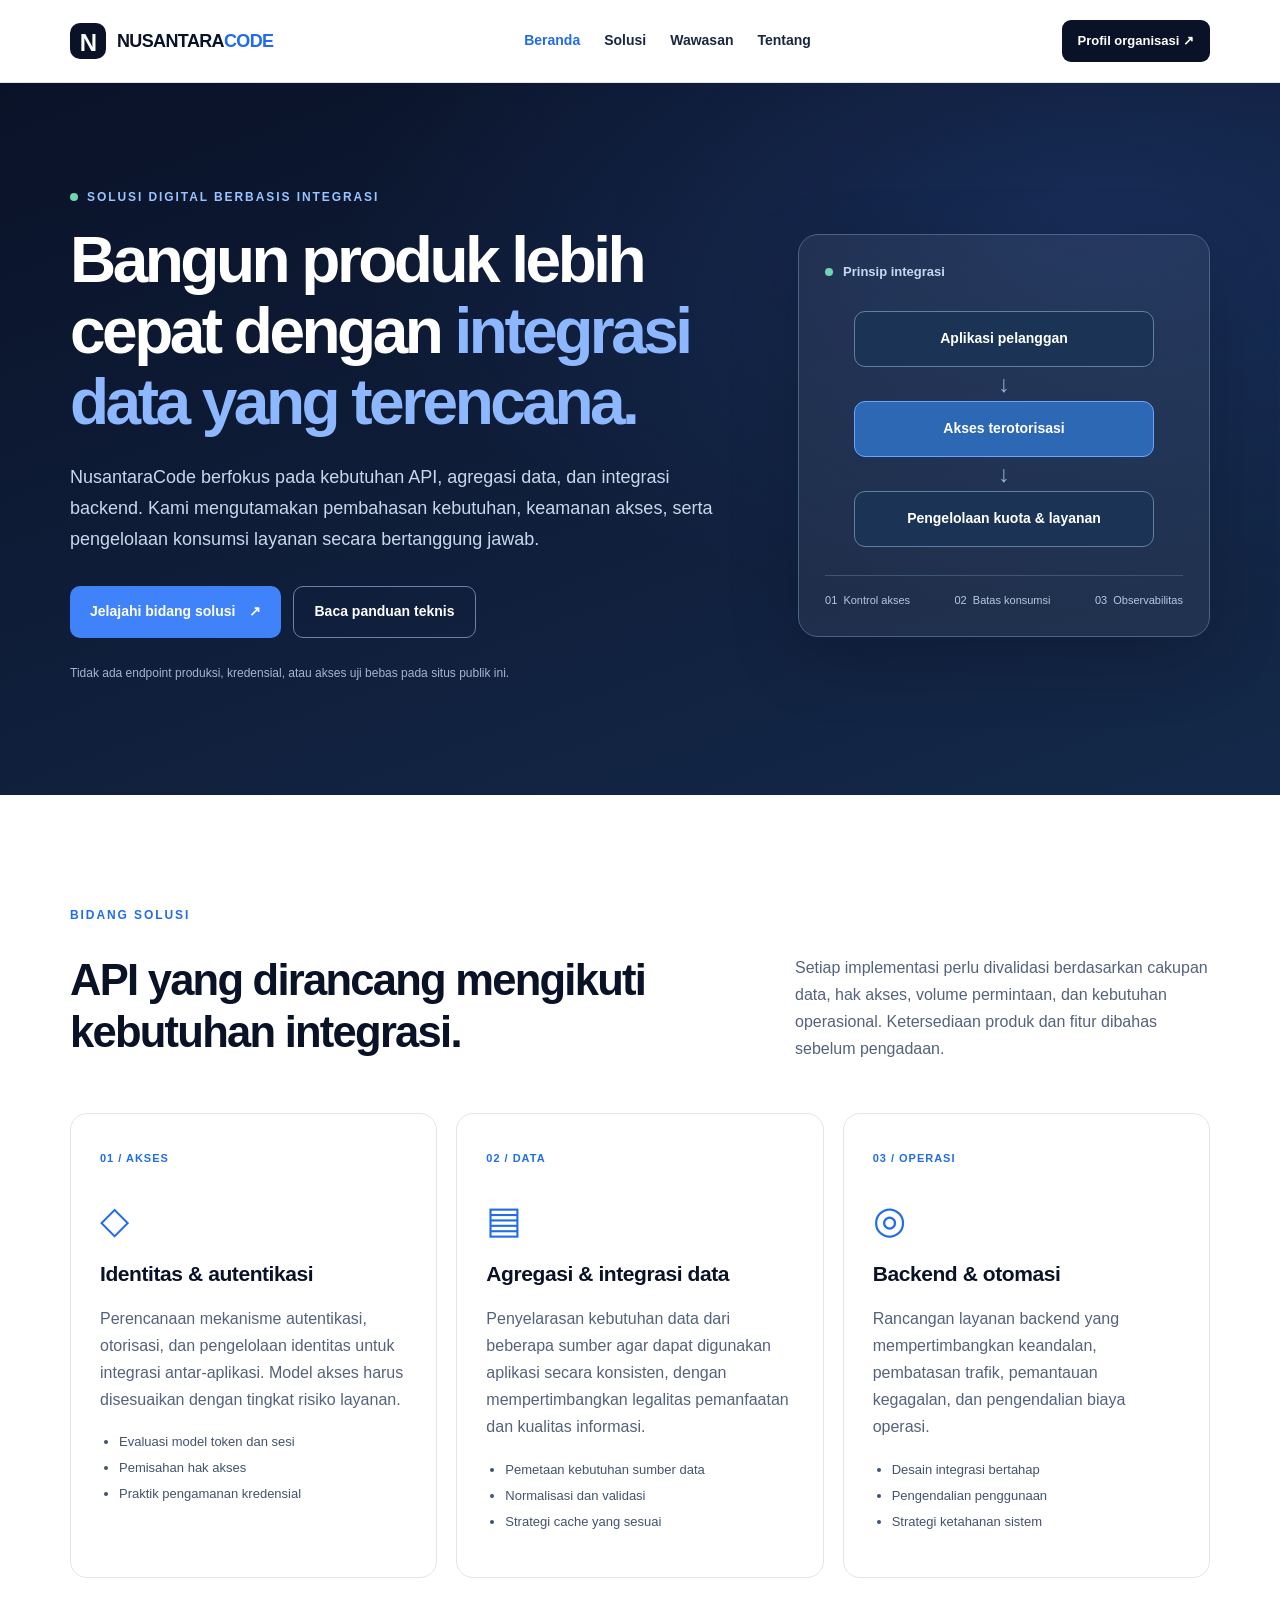
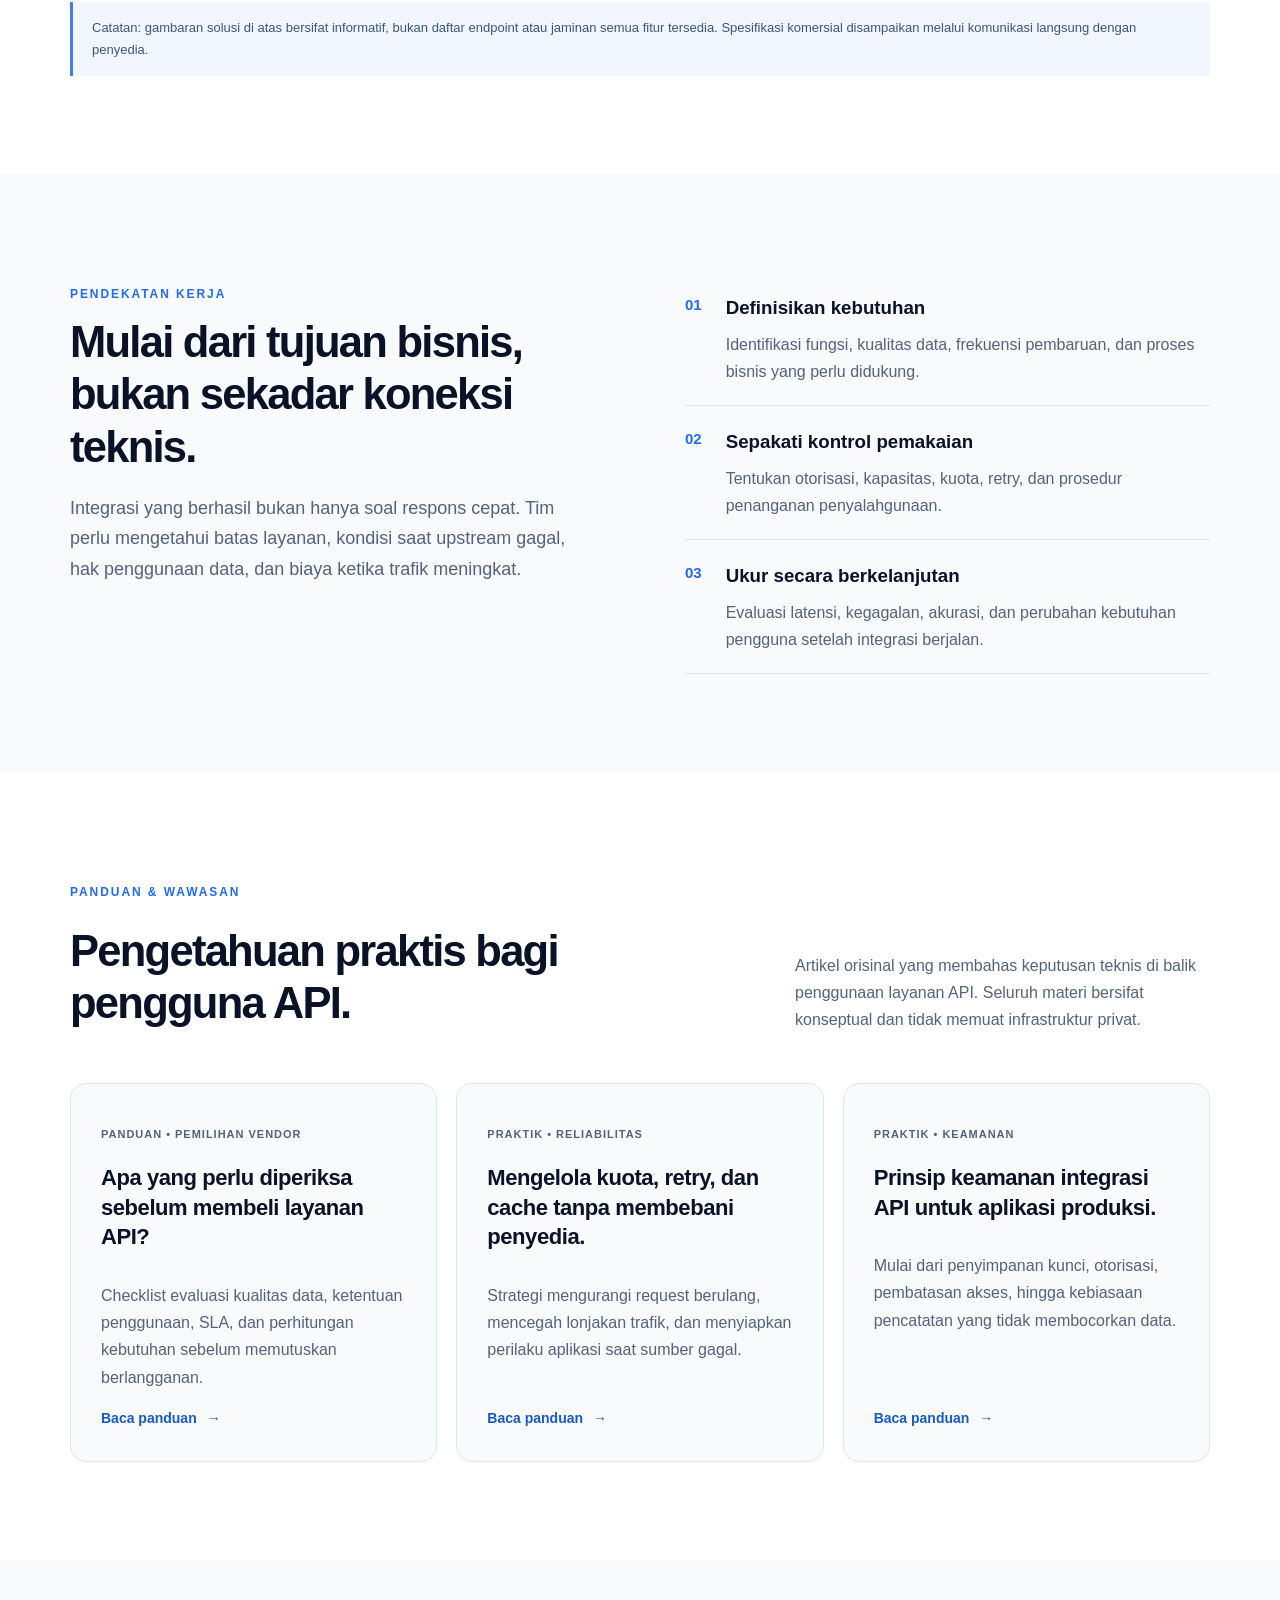
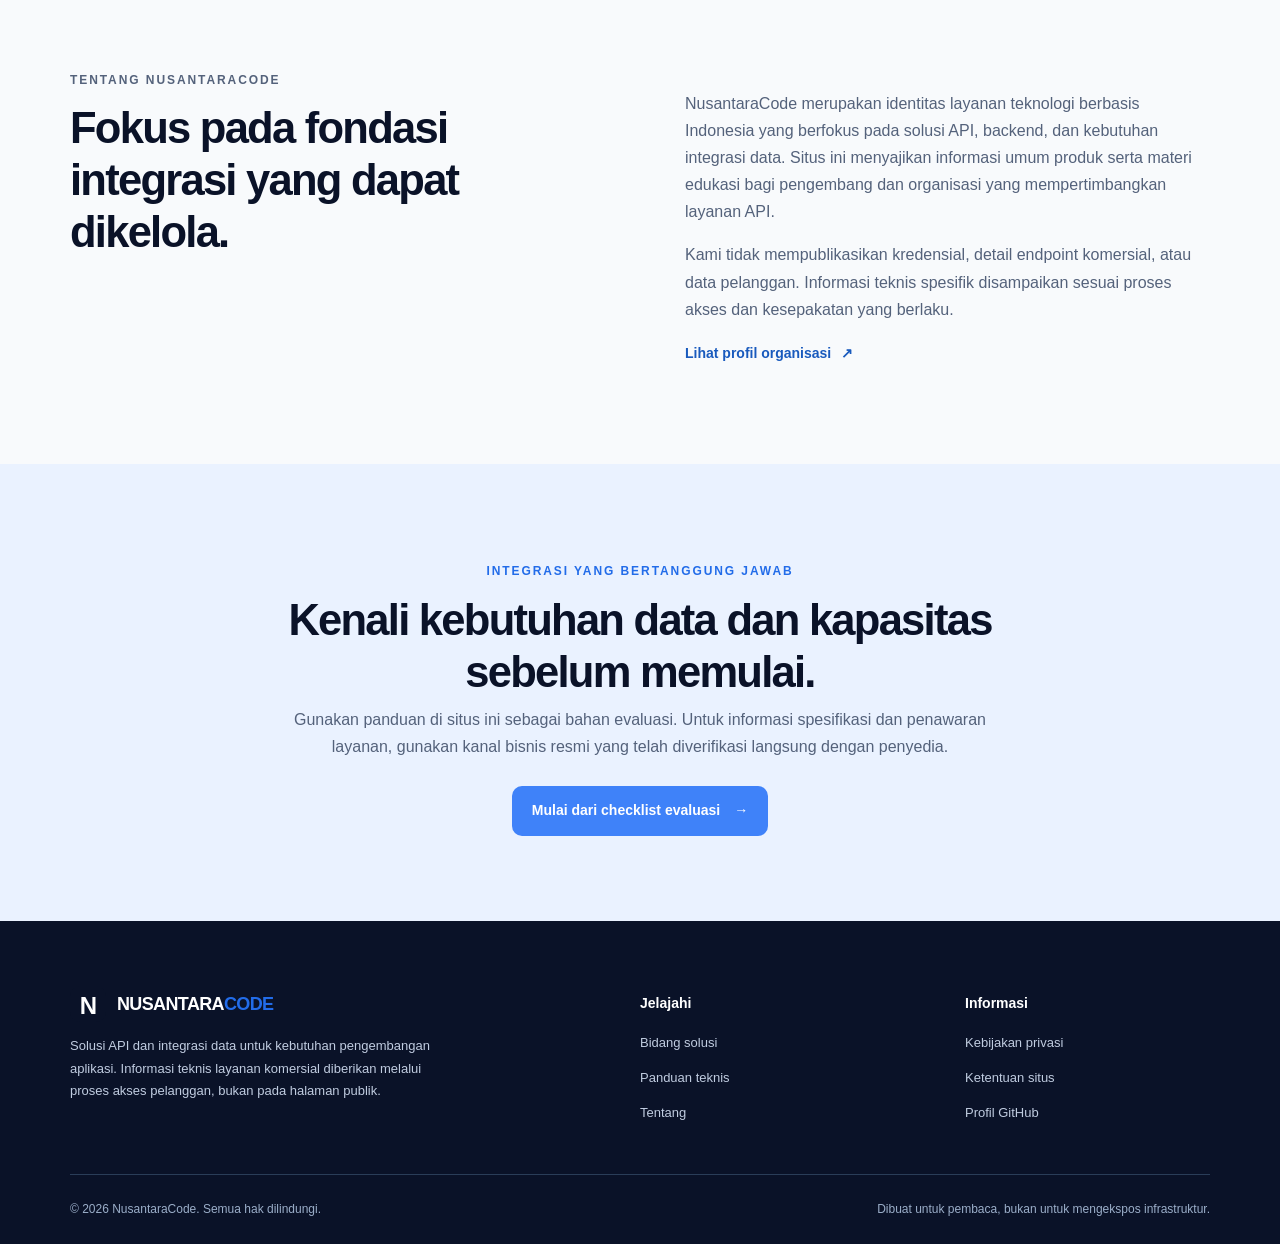
<file: index.html>
<!doctype html><html lang="id"><head><meta charset="utf-8"><meta name="viewport" content="width=device-width,initial-scale=1"><meta name="google-adsense-account" content="ca-pub-4738942492972260"><meta name="description" content="NusantaraCode menghadirkan solusi API dan integrasi data untuk tim pengembang. Pelajari pendekatan keamanan, kuota, dan pemilihan layanan tanpa mengekspos endpoint produksi."><meta name="robots" content="index,follow,max-image-preview:large"><meta name="theme-color" content="#0a1228"><link rel="canonical" href="https://nusantaracode.com/"><link rel="stylesheet" href="/assets/styles.css"><title>Solusi API dan Integrasi Data | NusantaraCode</title><meta property="og:type" content="website"><meta property="og:title" content="Solusi API dan Integrasi Data"><meta property="og:description" content="NusantaraCode menghadirkan solusi API dan integrasi data untuk tim pengembang. Pelajari pendekatan keamanan, kuota, dan pemilihan layanan tanpa mengekspos endpoint produksi."><meta property="og:url" content="https://nusantaracode.com/"></head><body><a class="skip" href="#content">Lewati ke konten</a><header class="site-header"><div class="container nav"><a class="brand" href="/"><span class="brand-mark">N</span><span>NUSANTARA<span class="brand-accent">CODE</span></span></a><nav aria-label="Navigasi utama"><a aria-current="page" href="/">Beranda</a><a href="/#solusi">Solusi</a><a  href="/#insight">Wawasan</a><a href="/#tentang">Tentang</a></nav><a class="nav-cta" href="https://github.com/Nusantaracode" target="_blank" rel="noopener noreferrer">Profil organisasi <span aria-hidden="true">↗</span></a></div></header><main id="content">
<section class="hero"><div class="container hero-grid"><div><p class="eyebrow"><span class="dot"></span> Solusi digital berbasis integrasi</p><h1>Bangun produk lebih cepat dengan <span>integrasi data yang terencana.</span></h1><p class="lede">NusantaraCode berfokus pada kebutuhan API, agregasi data, dan integrasi backend. Kami mengutamakan pembahasan kebutuhan, keamanan akses, serta pengelolaan konsumsi layanan secara bertanggung jawab.</p><div class="hero-actions"><a class="btn primary" href="#solusi">Jelajahi bidang solusi <span aria-hidden="true">↗</span></a><a class="btn secondary" href="#insight">Baca panduan teknis</a></div><p class="hero-note">Tidak ada endpoint produksi, kredensial, atau akses uji bebas pada situs publik ini.</p></div><div class="hero-panel" aria-label="Prinsip integrasi"><div class="panel-label"><span class="status-dot"></span> Prinsip integrasi</div><div class="diagram"><div class="diagram-node">Aplikasi pelanggan</div><div class="diagram-arrow">↓</div><div class="diagram-node emphasis">Akses terotorisasi</div><div class="diagram-arrow">↓</div><div class="diagram-node">Pengelolaan kuota &amp; layanan</div></div><div class="panel-foot"><span>01&nbsp; Kontrol akses</span><span>02&nbsp; Batas konsumsi</span><span>03&nbsp; Observabilitas</span></div></div></div></section>
<section class="section" id="solusi"><div class="container"><p class="section-kicker">BIDANG SOLUSI</p><div class="section-heading"><h2>API yang dirancang mengikuti kebutuhan integrasi.</h2><p>Setiap implementasi perlu divalidasi berdasarkan cakupan data, hak akses, volume permintaan, dan kebutuhan operasional. Ketersediaan produk dan fitur dibahas sebelum pengadaan.</p></div><div class="card-grid"><article class="card"><span class="card-number">01 / AKSES</span><div class="card-symbol">◇</div><h3>Identitas &amp; autentikasi</h3><p>Perencanaan mekanisme autentikasi, otorisasi, dan pengelolaan identitas untuk integrasi antar-aplikasi. Model akses harus disesuaikan dengan tingkat risiko layanan.</p><ul><li>Evaluasi model token dan sesi</li><li>Pemisahan hak akses</li><li>Praktik pengamanan kredensial</li></ul></article><article class="card"><span class="card-number">02 / DATA</span><div class="card-symbol">▤</div><h3>Agregasi &amp; integrasi data</h3><p>Penyelarasan kebutuhan data dari beberapa sumber agar dapat digunakan aplikasi secara konsisten, dengan mempertimbangkan legalitas pemanfaatan dan kualitas informasi.</p><ul><li>Pemetaan kebutuhan sumber data</li><li>Normalisasi dan validasi</li><li>Strategi cache yang sesuai</li></ul></article><article class="card"><span class="card-number">03 / OPERASI</span><div class="card-symbol">◎</div><h3>Backend &amp; otomasi</h3><p>Rancangan layanan backend yang mempertimbangkan keandalan, pembatasan trafik, pemantauan kegagalan, dan pengendalian biaya operasi.</p><ul><li>Desain integrasi bertahap</li><li>Pengendalian penggunaan</li><li>Strategi ketahanan sistem</li></ul></article></div><p class="note-box">Catatan: gambaran solusi di atas bersifat informatif, bukan daftar endpoint atau jaminan semua fitur tersedia. Spesifikasi komersial disampaikan melalui komunikasi langsung dengan penyedia.</p></div></section>
<section class="section muted" id="pendekatan"><div class="container two-col"><div><p class="section-kicker">PENDEKATAN KERJA</p><h2>Mulai dari tujuan bisnis, bukan sekadar koneksi teknis.</h2><p class="body-large">Integrasi yang berhasil bukan hanya soal respons cepat. Tim perlu mengetahui batas layanan, kondisi saat upstream gagal, hak penggunaan data, dan biaya ketika trafik meningkat.</p></div><div class="step-list"><div><span>01</span><div><h3>Definisikan kebutuhan</h3><p>Identifikasi fungsi, kualitas data, frekuensi pembaruan, dan proses bisnis yang perlu didukung.</p></div></div><div><span>02</span><div><h3>Sepakati kontrol pemakaian</h3><p>Tentukan otorisasi, kapasitas, kuota, retry, dan prosedur penanganan penyalahgunaan.</p></div></div><div><span>03</span><div><h3>Ukur secara berkelanjutan</h3><p>Evaluasi latensi, kegagalan, akurasi, dan perubahan kebutuhan pengguna setelah integrasi berjalan.</p></div></div></div></div></section>
<section class="section" id="insight"><div class="container"><p class="section-kicker">PANDUAN &amp; WAWASAN</p><div class="section-heading"><h2>Pengetahuan praktis bagi pengguna API.</h2><p>Artikel orisinal yang membahas keputusan teknis di balik penggunaan layanan API. Seluruh materi bersifat konseptual dan tidak memuat infrastruktur privat.</p></div><div class="card-grid articles"><article class="article-card"><p class="article-type">PANDUAN • PEMILIHAN VENDOR</p><h3><a href="/panduan-memilih-api.html">Apa yang perlu diperiksa sebelum membeli layanan API?</a></h3><p>Checklist evaluasi kualitas data, ketentuan penggunaan, SLA, dan perhitungan kebutuhan sebelum memutuskan berlangganan.</p><a class="text-link" href="/panduan-memilih-api.html">Baca panduan <span aria-hidden="true">→</span></a></article><article class="article-card"><p class="article-type">PRAKTIK • RELIABILITAS</p><h3><a href="/mengelola-kuota-api.html">Mengelola kuota, retry, dan cache tanpa membebani penyedia.</a></h3><p>Strategi mengurangi request berulang, mencegah lonjakan trafik, dan menyiapkan perilaku aplikasi saat sumber gagal.</p><a class="text-link" href="/mengelola-kuota-api.html">Baca panduan <span aria-hidden="true">→</span></a></article><article class="article-card"><p class="article-type">PRAKTIK • KEAMANAN</p><h3><a href="/keamanan-integrasi-api.html">Prinsip keamanan integrasi API untuk aplikasi produksi.</a></h3><p>Mulai dari penyimpanan kunci, otorisasi, pembatasan akses, hingga kebiasaan pencatatan yang tidak membocorkan data.</p><a class="text-link" href="/keamanan-integrasi-api.html">Baca panduan <span aria-hidden="true">→</span></a></article></div></div></section>
<section class="section muted" id="tentang"><div class="container about-grid"><div><p class="section-kicker">TENTANG NUSANTARACODE</p><h2>Fokus pada fondasi integrasi yang dapat dikelola.</h2></div><div><p>NusantaraCode merupakan identitas layanan teknologi berbasis Indonesia yang berfokus pada solusi API, backend, dan kebutuhan integrasi data. Situs ini menyajikan informasi umum produk serta materi edukasi bagi pengembang dan organisasi yang mempertimbangkan layanan API.</p><p>Kami tidak mempublikasikan kredensial, detail endpoint komersial, atau data pelanggan. Informasi teknis spesifik disampaikan sesuai proses akses dan kesepakatan yang berlaku.</p><a class="text-link" href="https://github.com/Nusantaracode" target="_blank" rel="noopener noreferrer">Lihat profil organisasi <span aria-hidden="true">↗</span></a></div></div></section>
<section class="bottom-cta"><div class="container"><p class="section-kicker">INTEGRASI YANG BERTANGGUNG JAWAB</p><h2>Kenali kebutuhan data dan kapasitas sebelum memulai.</h2><p>Gunakan panduan di situs ini sebagai bahan evaluasi. Untuk informasi spesifikasi dan penawaran layanan, gunakan kanal bisnis resmi yang telah diverifikasi langsung dengan penyedia.</p><a class="btn primary" href="/panduan-memilih-api.html">Mulai dari checklist evaluasi <span aria-hidden="true">→</span></a></div></section>
</main><footer class="footer"><div class="container footer-grid"><div><a class="brand footer-brand" href="/"><span class="brand-mark">N</span><span>NUSANTARA<span class="brand-accent">CODE</span></span></a><p>Solusi API dan integrasi data untuk kebutuhan pengembangan aplikasi. Informasi teknis layanan komersial diberikan melalui proses akses pelanggan, bukan pada halaman publik.</p></div><div><strong>Jelajahi</strong><a href="/#solusi">Bidang solusi</a><a href="/#insight">Panduan teknis</a><a href="/#tentang">Tentang</a></div><div><strong>Informasi</strong><a href="/privacy.html">Kebijakan privasi</a><a href="/terms.html">Ketentuan situs</a><a href="https://github.com/Nusantaracode" target="_blank" rel="noopener noreferrer">Profil GitHub</a></div></div><div class="container footer-bottom"><span>© 2026 NusantaraCode. Semua hak dilindungi.</span><span>Dibuat untuk pembaca, bukan untuk mengekspos infrastruktur.</span></div></footer><script async src="https://pagead2.googlesyndication.com/pagead/js/adsbygoogle.js?client=ca-pub-4738942492972260" crossorigin="anonymous"></script></body></html>
</file>
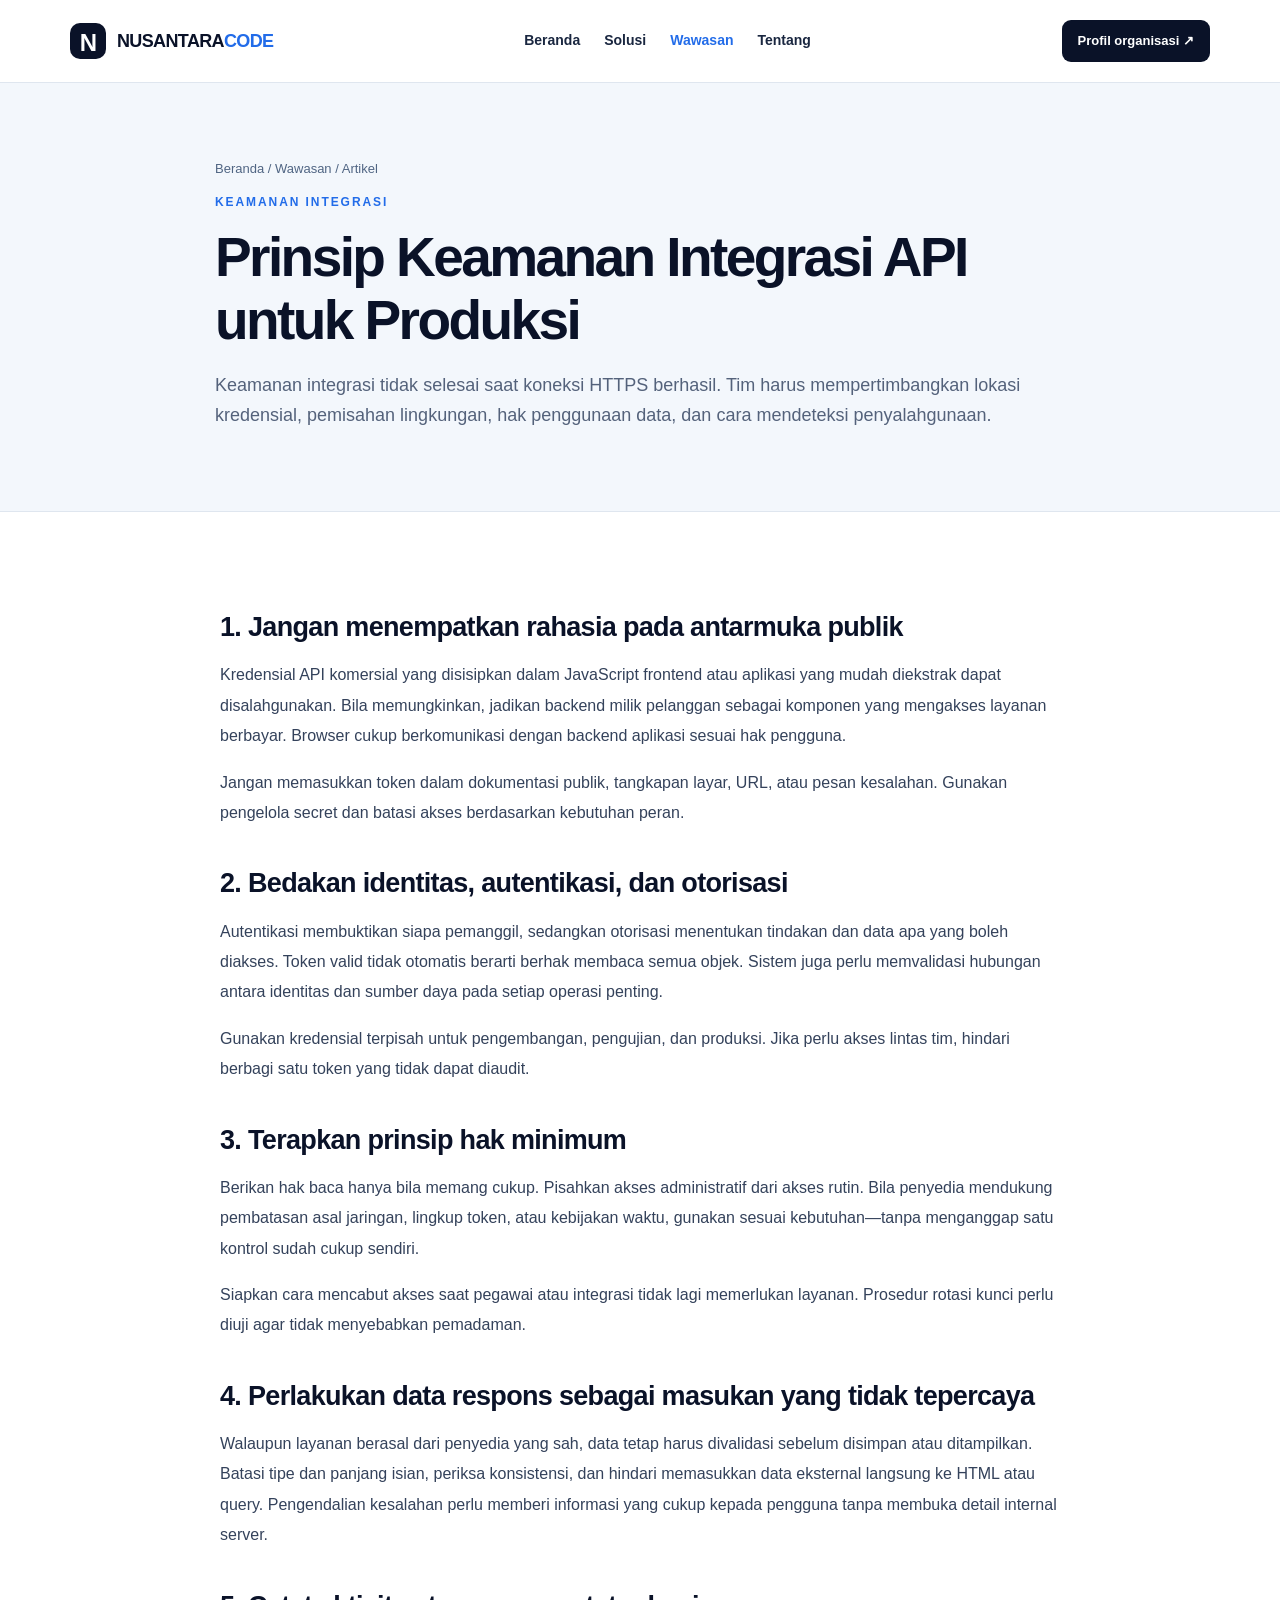
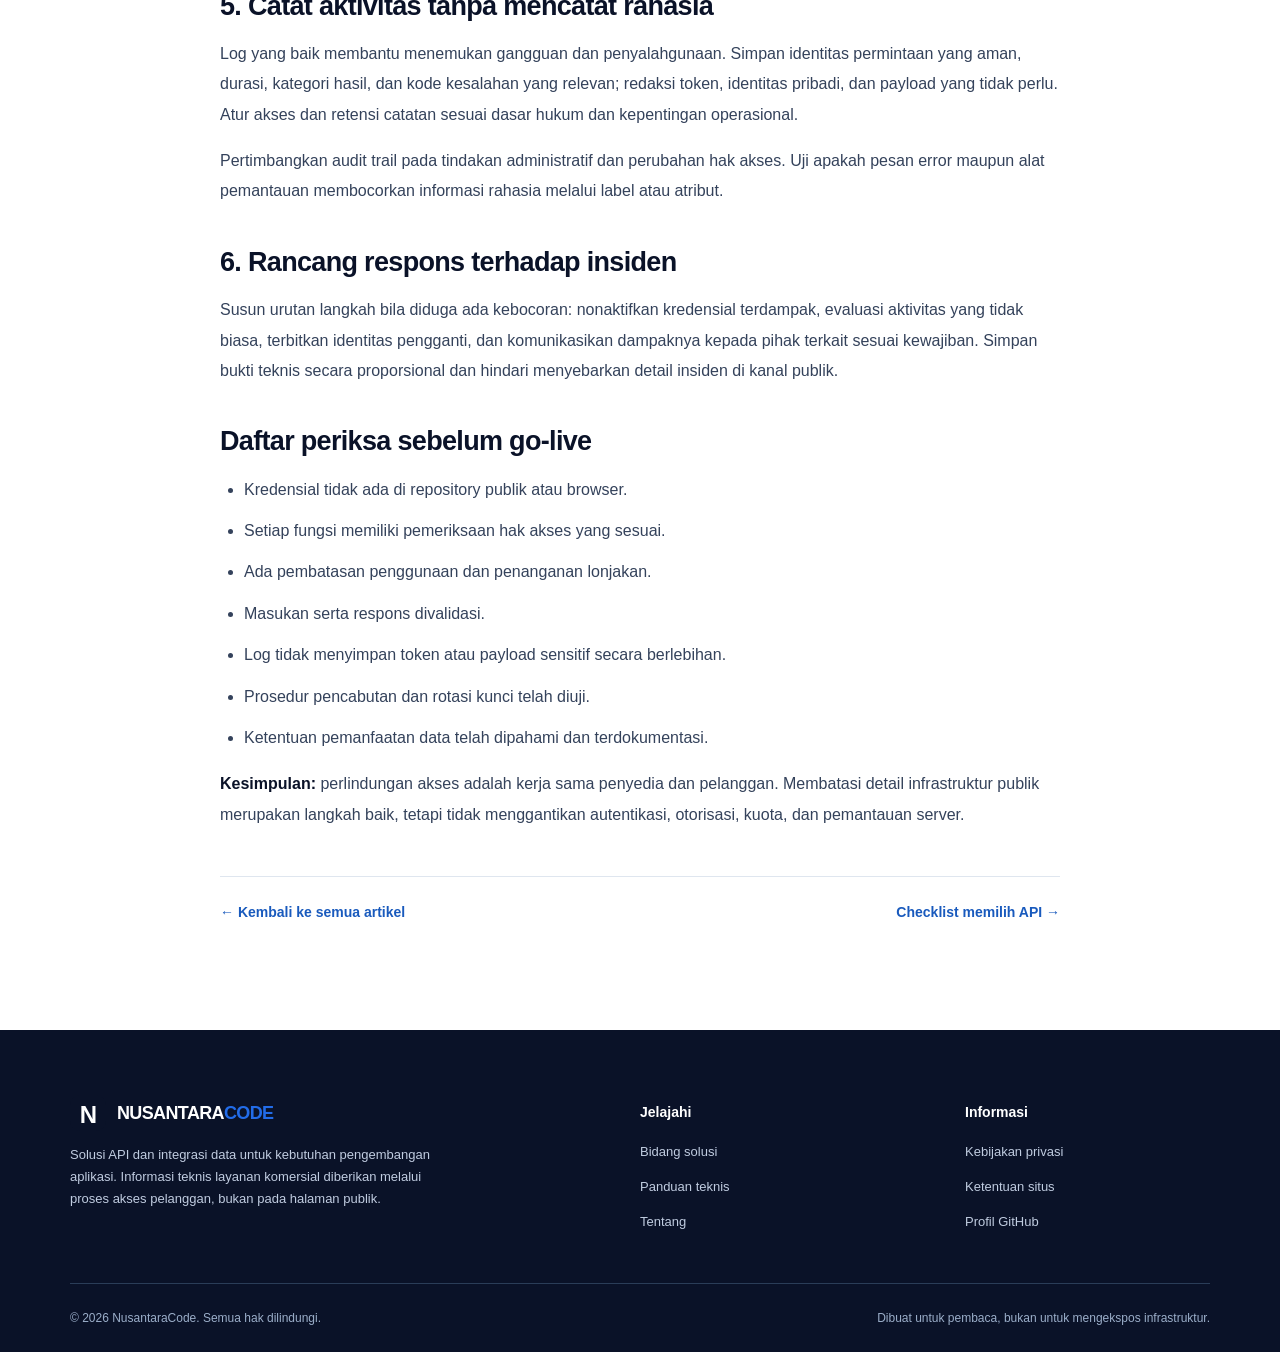
<file: keamanan-integrasi-api.html>
<!doctype html><html lang="id"><head><meta charset="utf-8"><meta name="viewport" content="width=device-width,initial-scale=1"><meta name="google-adsense-account" content="ca-pub-4738942492972260"><meta name="description" content="Panduan menjaga kredensial, hak akses, jaringan, log, dan proses perubahan saat memakai API komersial dalam aplikasi produksi."><meta name="robots" content="index,follow,max-image-preview:large"><meta name="theme-color" content="#0a1228"><link rel="canonical" href="https://nusantaracode.com/keamanan-integrasi-api.html"><link rel="stylesheet" href="/assets/styles.css"><title>Prinsip Keamanan Integrasi API untuk Produksi | NusantaraCode</title><meta property="og:type" content="article"><meta property="og:title" content="Prinsip Keamanan Integrasi API untuk Produksi"><meta property="og:description" content="Panduan menjaga kredensial, hak akses, jaringan, log, dan proses perubahan saat memakai API komersial dalam aplikasi produksi."><meta property="og:url" content="https://nusantaracode.com/keamanan-integrasi-api.html"></head><body><a class="skip" href="#content">Lewati ke konten</a><header class="site-header"><div class="container nav"><a class="brand" href="/"><span class="brand-mark">N</span><span>NUSANTARA<span class="brand-accent">CODE</span></span></a><nav aria-label="Navigasi utama"><a  href="/">Beranda</a><a href="/#solusi">Solusi</a><a aria-current="page" href="/#insight">Wawasan</a><a href="/#tentang">Tentang</a></nav><a class="nav-cta" href="https://github.com/Nusantaracode" target="_blank" rel="noopener noreferrer">Profil organisasi <span aria-hidden="true">↗</span></a></div></header><main id="content"><section class="article-hero"><div class="container"><div class="breadcrumb"><a href="/">Beranda</a> / <a href="/#insight">Wawasan</a> / Artikel</div><p class="section-kicker">KEAMANAN INTEGRASI</p><h1>Prinsip Keamanan Integrasi API untuk Produksi</h1><p>Keamanan integrasi tidak selesai saat koneksi HTTPS berhasil. Tim harus mempertimbangkan lokasi kredensial, pemisahan lingkungan, hak penggunaan data, dan cara mendeteksi penyalahgunaan.</p></div></section><article class="container reading-layout"><div class="prose"><h2>1. Jangan menempatkan rahasia pada antarmuka publik</h2><p>Kredensial API komersial yang disisipkan dalam JavaScript frontend atau aplikasi yang mudah diekstrak dapat disalahgunakan. Bila memungkinkan, jadikan backend milik pelanggan sebagai komponen yang mengakses layanan berbayar. Browser cukup berkomunikasi dengan backend aplikasi sesuai hak pengguna.</p><p>Jangan memasukkan token dalam dokumentasi publik, tangkapan layar, URL, atau pesan kesalahan. Gunakan pengelola secret dan batasi akses berdasarkan kebutuhan peran.</p>
<h2>2. Bedakan identitas, autentikasi, dan otorisasi</h2><p>Autentikasi membuktikan siapa pemanggil, sedangkan otorisasi menentukan tindakan dan data apa yang boleh diakses. Token valid tidak otomatis berarti berhak membaca semua objek. Sistem juga perlu memvalidasi hubungan antara identitas dan sumber daya pada setiap operasi penting.</p><p>Gunakan kredensial terpisah untuk pengembangan, pengujian, dan produksi. Jika perlu akses lintas tim, hindari berbagi satu token yang tidak dapat diaudit.</p>
<h2>3. Terapkan prinsip hak minimum</h2><p>Berikan hak baca hanya bila memang cukup. Pisahkan akses administratif dari akses rutin. Bila penyedia mendukung pembatasan asal jaringan, lingkup token, atau kebijakan waktu, gunakan sesuai kebutuhan—tanpa menganggap satu kontrol sudah cukup sendiri.</p><p>Siapkan cara mencabut akses saat pegawai atau integrasi tidak lagi memerlukan layanan. Prosedur rotasi kunci perlu diuji agar tidak menyebabkan pemadaman.</p>
<h2>4. Perlakukan data respons sebagai masukan yang tidak tepercaya</h2><p>Walaupun layanan berasal dari penyedia yang sah, data tetap harus divalidasi sebelum disimpan atau ditampilkan. Batasi tipe dan panjang isian, periksa konsistensi, dan hindari memasukkan data eksternal langsung ke HTML atau query. Pengendalian kesalahan perlu memberi informasi yang cukup kepada pengguna tanpa membuka detail internal server.</p>
<h2>5. Catat aktivitas tanpa mencatat rahasia</h2><p>Log yang baik membantu menemukan gangguan dan penyalahgunaan. Simpan identitas permintaan yang aman, durasi, kategori hasil, dan kode kesalahan yang relevan; redaksi token, identitas pribadi, dan payload yang tidak perlu. Atur akses dan retensi catatan sesuai dasar hukum dan kepentingan operasional.</p><p>Pertimbangkan audit trail pada tindakan administratif dan perubahan hak akses. Uji apakah pesan error maupun alat pemantauan membocorkan informasi rahasia melalui label atau atribut.</p>
<h2>6. Rancang respons terhadap insiden</h2><p>Susun urutan langkah bila diduga ada kebocoran: nonaktifkan kredensial terdampak, evaluasi aktivitas yang tidak biasa, terbitkan identitas pengganti, dan komunikasikan dampaknya kepada pihak terkait sesuai kewajiban. Simpan bukti teknis secara proporsional dan hindari menyebarkan detail insiden di kanal publik.</p>
<h2>Daftar periksa sebelum go-live</h2><ul><li>Kredensial tidak ada di repository publik atau browser.</li><li>Setiap fungsi memiliki pemeriksaan hak akses yang sesuai.</li><li>Ada pembatasan penggunaan dan penanganan lonjakan.</li><li>Masukan serta respons divalidasi.</li><li>Log tidak menyimpan token atau payload sensitif secara berlebihan.</li><li>Prosedur pencabutan dan rotasi kunci telah diuji.</li><li>Ketentuan pemanfaatan data telah dipahami dan terdokumentasi.</li></ul>
<p><strong>Kesimpulan:</strong> perlindungan akses adalah kerja sama penyedia dan pelanggan. Membatasi detail infrastruktur publik merupakan langkah baik, tetapi tidak menggantikan autentikasi, otorisasi, kuota, dan pemantauan server.</p></div><div class="read-next"><a href="/#insight">← Kembali ke semua artikel</a><a href="/panduan-memilih-api.html">Checklist memilih API →</a></div></article></main><footer class="footer"><div class="container footer-grid"><div><a class="brand footer-brand" href="/"><span class="brand-mark">N</span><span>NUSANTARA<span class="brand-accent">CODE</span></span></a><p>Solusi API dan integrasi data untuk kebutuhan pengembangan aplikasi. Informasi teknis layanan komersial diberikan melalui proses akses pelanggan, bukan pada halaman publik.</p></div><div><strong>Jelajahi</strong><a href="/#solusi">Bidang solusi</a><a href="/#insight">Panduan teknis</a><a href="/#tentang">Tentang</a></div><div><strong>Informasi</strong><a href="/privacy.html">Kebijakan privasi</a><a href="/terms.html">Ketentuan situs</a><a href="https://github.com/Nusantaracode" target="_blank" rel="noopener noreferrer">Profil GitHub</a></div></div><div class="container footer-bottom"><span>© 2026 NusantaraCode. Semua hak dilindungi.</span><span>Dibuat untuk pembaca, bukan untuk mengekspos infrastruktur.</span></div></footer><script async src="https://pagead2.googlesyndication.com/pagead/js/adsbygoogle.js?client=ca-pub-4738942492972260" crossorigin="anonymous"></script></body></html>
</file>
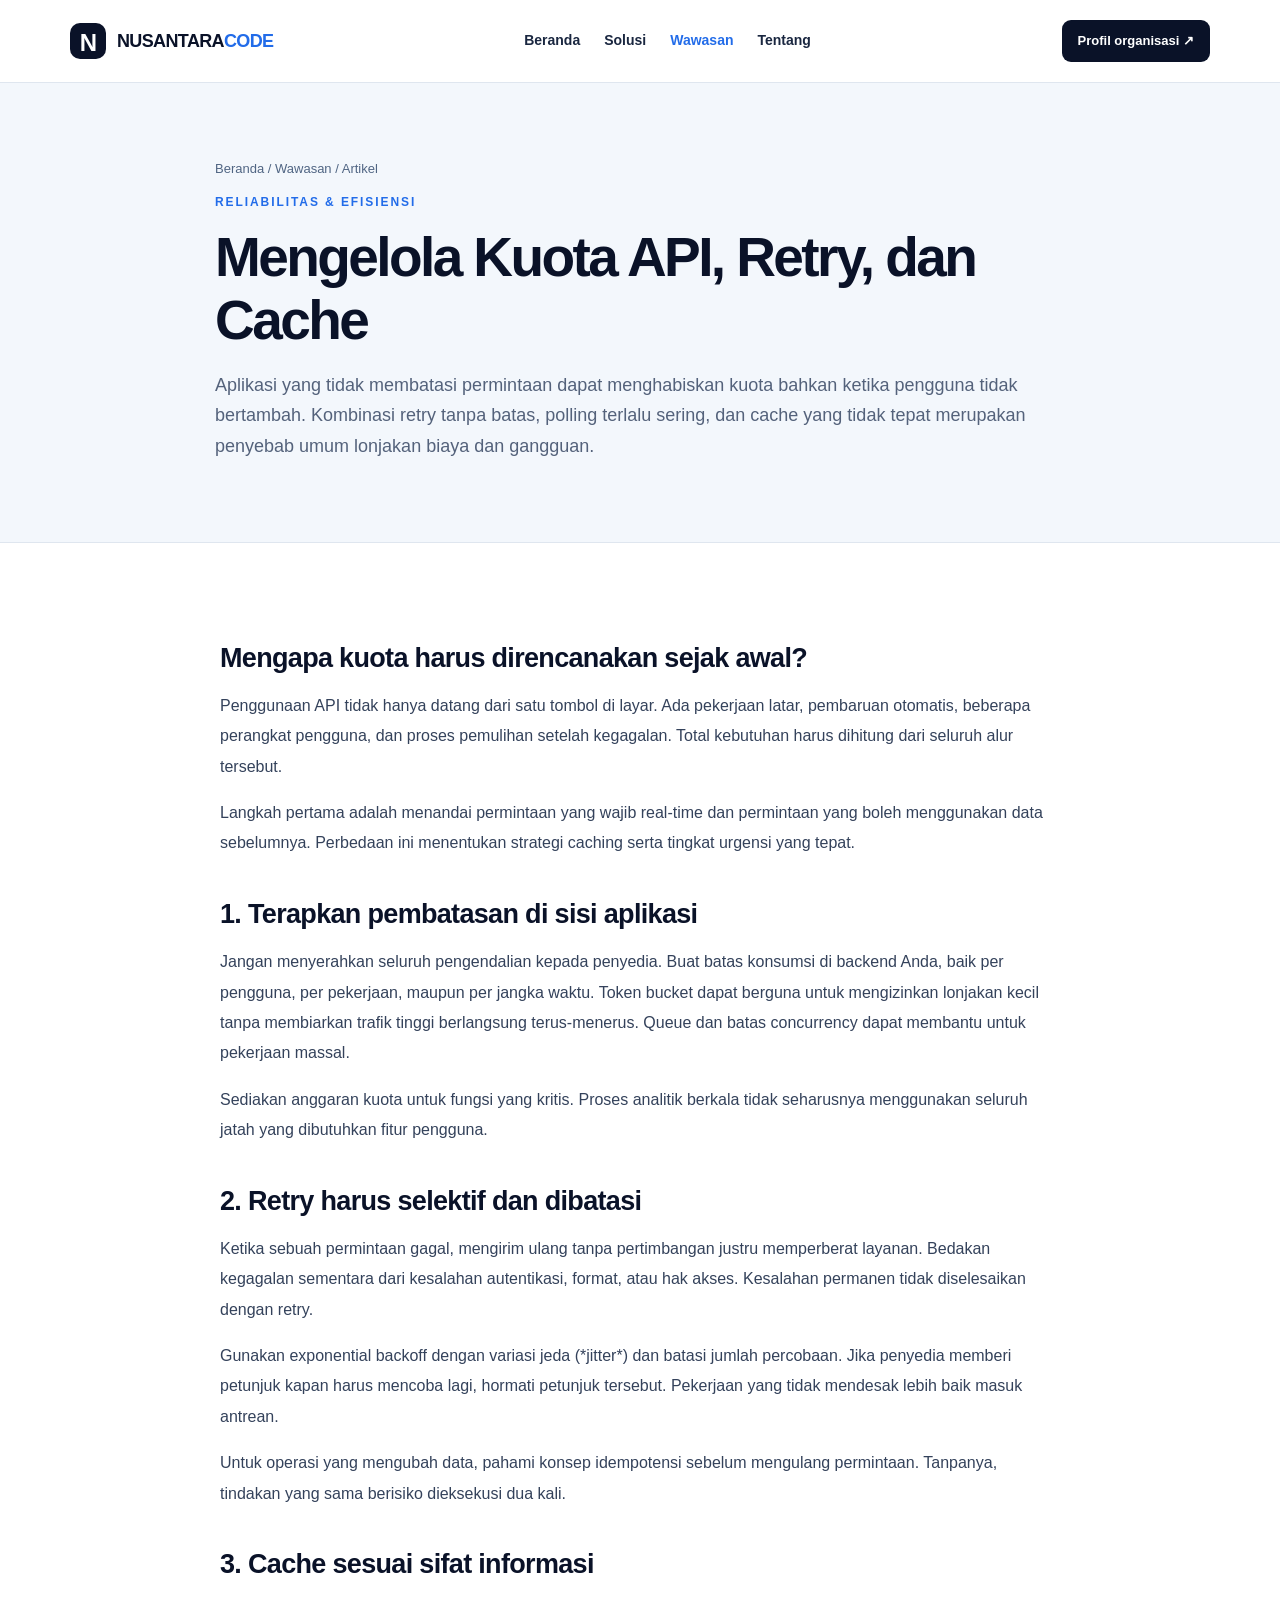
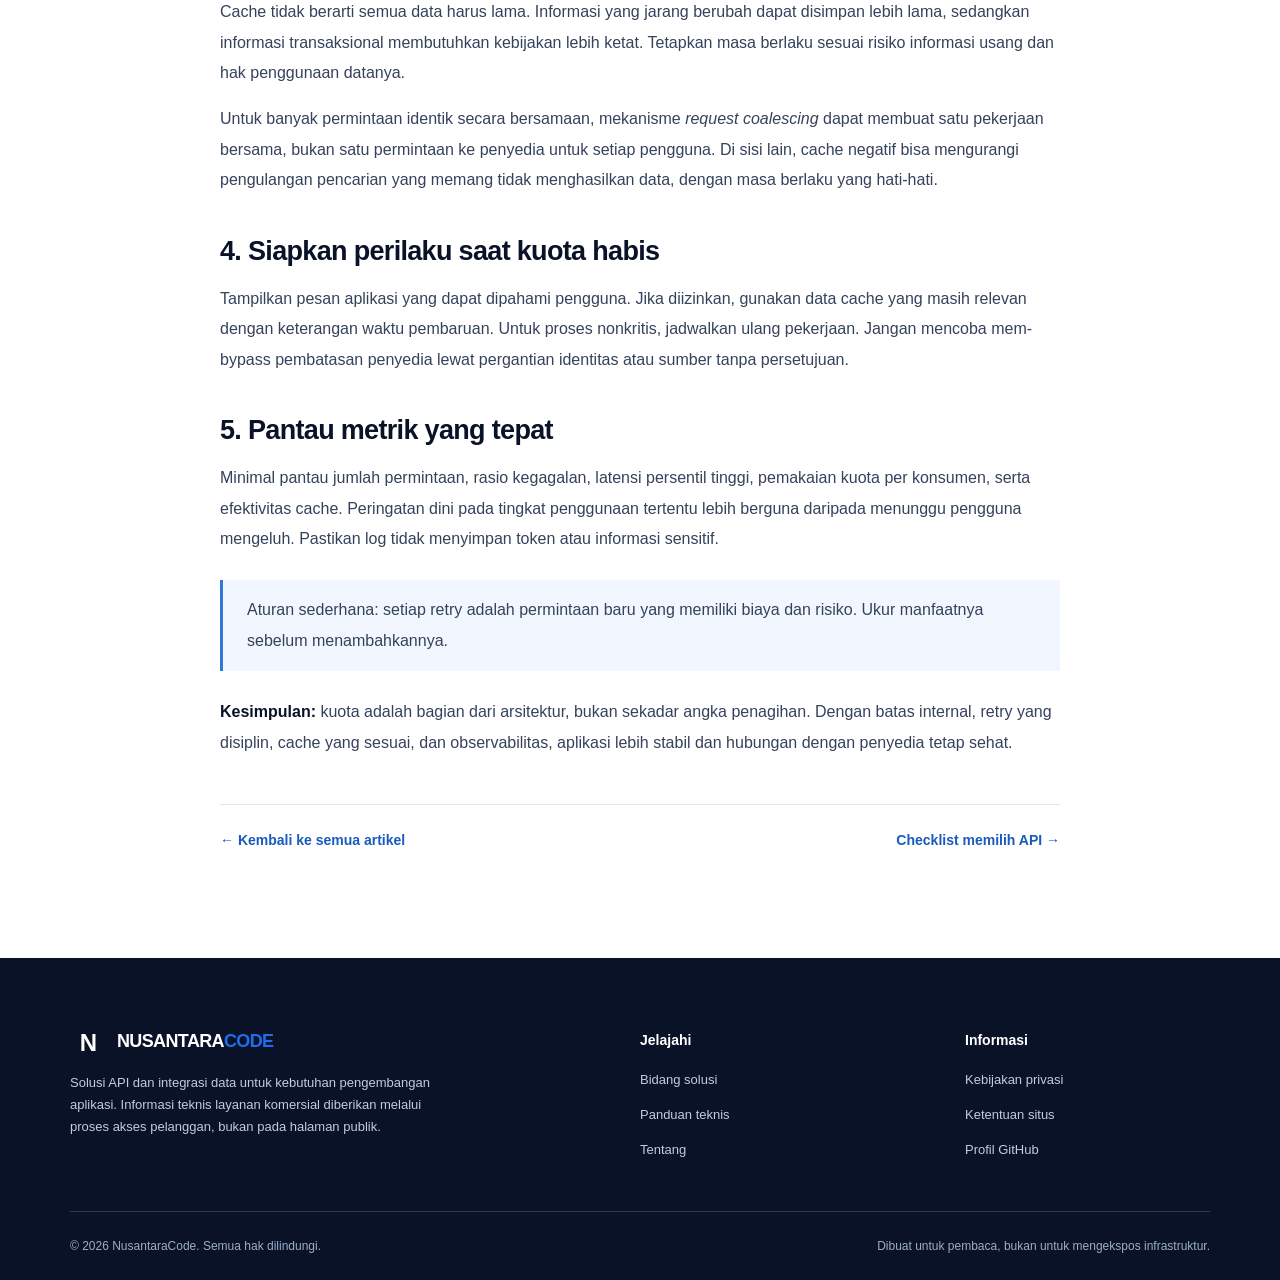
<file: mengelola-kuota-api.html>
<!doctype html><html lang="id"><head><meta charset="utf-8"><meta name="viewport" content="width=device-width,initial-scale=1"><meta name="google-adsense-account" content="ca-pub-4738942492972260"><meta name="description" content="Praktik mengontrol konsumsi API agar stabil, hemat, dan tidak menyebabkan lonjakan permintaan ketika upstream melambat."><meta name="robots" content="index,follow,max-image-preview:large"><meta name="theme-color" content="#0a1228"><link rel="canonical" href="https://nusantaracode.com/mengelola-kuota-api.html"><link rel="stylesheet" href="/assets/styles.css"><title>Mengelola Kuota API, Retry, dan Cache | NusantaraCode</title><meta property="og:type" content="article"><meta property="og:title" content="Mengelola Kuota API, Retry, dan Cache"><meta property="og:description" content="Praktik mengontrol konsumsi API agar stabil, hemat, dan tidak menyebabkan lonjakan permintaan ketika upstream melambat."><meta property="og:url" content="https://nusantaracode.com/mengelola-kuota-api.html"></head><body><a class="skip" href="#content">Lewati ke konten</a><header class="site-header"><div class="container nav"><a class="brand" href="/"><span class="brand-mark">N</span><span>NUSANTARA<span class="brand-accent">CODE</span></span></a><nav aria-label="Navigasi utama"><a  href="/">Beranda</a><a href="/#solusi">Solusi</a><a aria-current="page" href="/#insight">Wawasan</a><a href="/#tentang">Tentang</a></nav><a class="nav-cta" href="https://github.com/Nusantaracode" target="_blank" rel="noopener noreferrer">Profil organisasi <span aria-hidden="true">↗</span></a></div></header><main id="content"><section class="article-hero"><div class="container"><div class="breadcrumb"><a href="/">Beranda</a> / <a href="/#insight">Wawasan</a> / Artikel</div><p class="section-kicker">RELIABILITAS & EFISIENSI</p><h1>Mengelola Kuota API, Retry, dan Cache</h1><p>Aplikasi yang tidak membatasi permintaan dapat menghabiskan kuota bahkan ketika pengguna tidak bertambah. Kombinasi retry tanpa batas, polling terlalu sering, dan cache yang tidak tepat merupakan penyebab umum lonjakan biaya dan gangguan.</p></div></section><article class="container reading-layout"><div class="prose"><h2>Mengapa kuota harus direncanakan sejak awal?</h2><p>Penggunaan API tidak hanya datang dari satu tombol di layar. Ada pekerjaan latar, pembaruan otomatis, beberapa perangkat pengguna, dan proses pemulihan setelah kegagalan. Total kebutuhan harus dihitung dari seluruh alur tersebut.</p><p>Langkah pertama adalah menandai permintaan yang wajib real-time dan permintaan yang boleh menggunakan data sebelumnya. Perbedaan ini menentukan strategi caching serta tingkat urgensi yang tepat.</p>
<h2>1. Terapkan pembatasan di sisi aplikasi</h2><p>Jangan menyerahkan seluruh pengendalian kepada penyedia. Buat batas konsumsi di backend Anda, baik per pengguna, per pekerjaan, maupun per jangka waktu. Token bucket dapat berguna untuk mengizinkan lonjakan kecil tanpa membiarkan trafik tinggi berlangsung terus-menerus. Queue dan batas concurrency dapat membantu untuk pekerjaan massal.</p><p>Sediakan anggaran kuota untuk fungsi yang kritis. Proses analitik berkala tidak seharusnya menggunakan seluruh jatah yang dibutuhkan fitur pengguna.</p>
<h2>2. Retry harus selektif dan dibatasi</h2><p>Ketika sebuah permintaan gagal, mengirim ulang tanpa pertimbangan justru memperberat layanan. Bedakan kegagalan sementara dari kesalahan autentikasi, format, atau hak akses. Kesalahan permanen tidak diselesaikan dengan retry.</p><p>Gunakan exponential backoff dengan variasi jeda (*jitter*) dan batasi jumlah percobaan. Jika penyedia memberi petunjuk kapan harus mencoba lagi, hormati petunjuk tersebut. Pekerjaan yang tidak mendesak lebih baik masuk antrean.</p><p>Untuk operasi yang mengubah data, pahami konsep idempotensi sebelum mengulang permintaan. Tanpanya, tindakan yang sama berisiko dieksekusi dua kali.</p>
<h2>3. Cache sesuai sifat informasi</h2><p>Cache tidak berarti semua data harus lama. Informasi yang jarang berubah dapat disimpan lebih lama, sedangkan informasi transaksional membutuhkan kebijakan lebih ketat. Tetapkan masa berlaku sesuai risiko informasi usang dan hak penggunaan datanya.</p><p>Untuk banyak permintaan identik secara bersamaan, mekanisme <em>request coalescing</em> dapat membuat satu pekerjaan bersama, bukan satu permintaan ke penyedia untuk setiap pengguna. Di sisi lain, cache negatif bisa mengurangi pengulangan pencarian yang memang tidak menghasilkan data, dengan masa berlaku yang hati-hati.</p>
<h2>4. Siapkan perilaku saat kuota habis</h2><p>Tampilkan pesan aplikasi yang dapat dipahami pengguna. Jika diizinkan, gunakan data cache yang masih relevan dengan keterangan waktu pembaruan. Untuk proses nonkritis, jadwalkan ulang pekerjaan. Jangan mencoba mem-bypass pembatasan penyedia lewat pergantian identitas atau sumber tanpa persetujuan.</p>
<h2>5. Pantau metrik yang tepat</h2><p>Minimal pantau jumlah permintaan, rasio kegagalan, latensi persentil tinggi, pemakaian kuota per konsumen, serta efektivitas cache. Peringatan dini pada tingkat penggunaan tertentu lebih berguna daripada menunggu pengguna mengeluh. Pastikan log tidak menyimpan token atau informasi sensitif.</p>
<blockquote>Aturan sederhana: setiap retry adalah permintaan baru yang memiliki biaya dan risiko. Ukur manfaatnya sebelum menambahkannya.</blockquote>
<p><strong>Kesimpulan:</strong> kuota adalah bagian dari arsitektur, bukan sekadar angka penagihan. Dengan batas internal, retry yang disiplin, cache yang sesuai, dan observabilitas, aplikasi lebih stabil dan hubungan dengan penyedia tetap sehat.</p></div><div class="read-next"><a href="/#insight">← Kembali ke semua artikel</a><a href="/panduan-memilih-api.html">Checklist memilih API →</a></div></article></main><footer class="footer"><div class="container footer-grid"><div><a class="brand footer-brand" href="/"><span class="brand-mark">N</span><span>NUSANTARA<span class="brand-accent">CODE</span></span></a><p>Solusi API dan integrasi data untuk kebutuhan pengembangan aplikasi. Informasi teknis layanan komersial diberikan melalui proses akses pelanggan, bukan pada halaman publik.</p></div><div><strong>Jelajahi</strong><a href="/#solusi">Bidang solusi</a><a href="/#insight">Panduan teknis</a><a href="/#tentang">Tentang</a></div><div><strong>Informasi</strong><a href="/privacy.html">Kebijakan privasi</a><a href="/terms.html">Ketentuan situs</a><a href="https://github.com/Nusantaracode" target="_blank" rel="noopener noreferrer">Profil GitHub</a></div></div><div class="container footer-bottom"><span>© 2026 NusantaraCode. Semua hak dilindungi.</span><span>Dibuat untuk pembaca, bukan untuk mengekspos infrastruktur.</span></div></footer><script async src="https://pagead2.googlesyndication.com/pagead/js/adsbygoogle.js?client=ca-pub-4738942492972260" crossorigin="anonymous"></script></body></html>
</file>
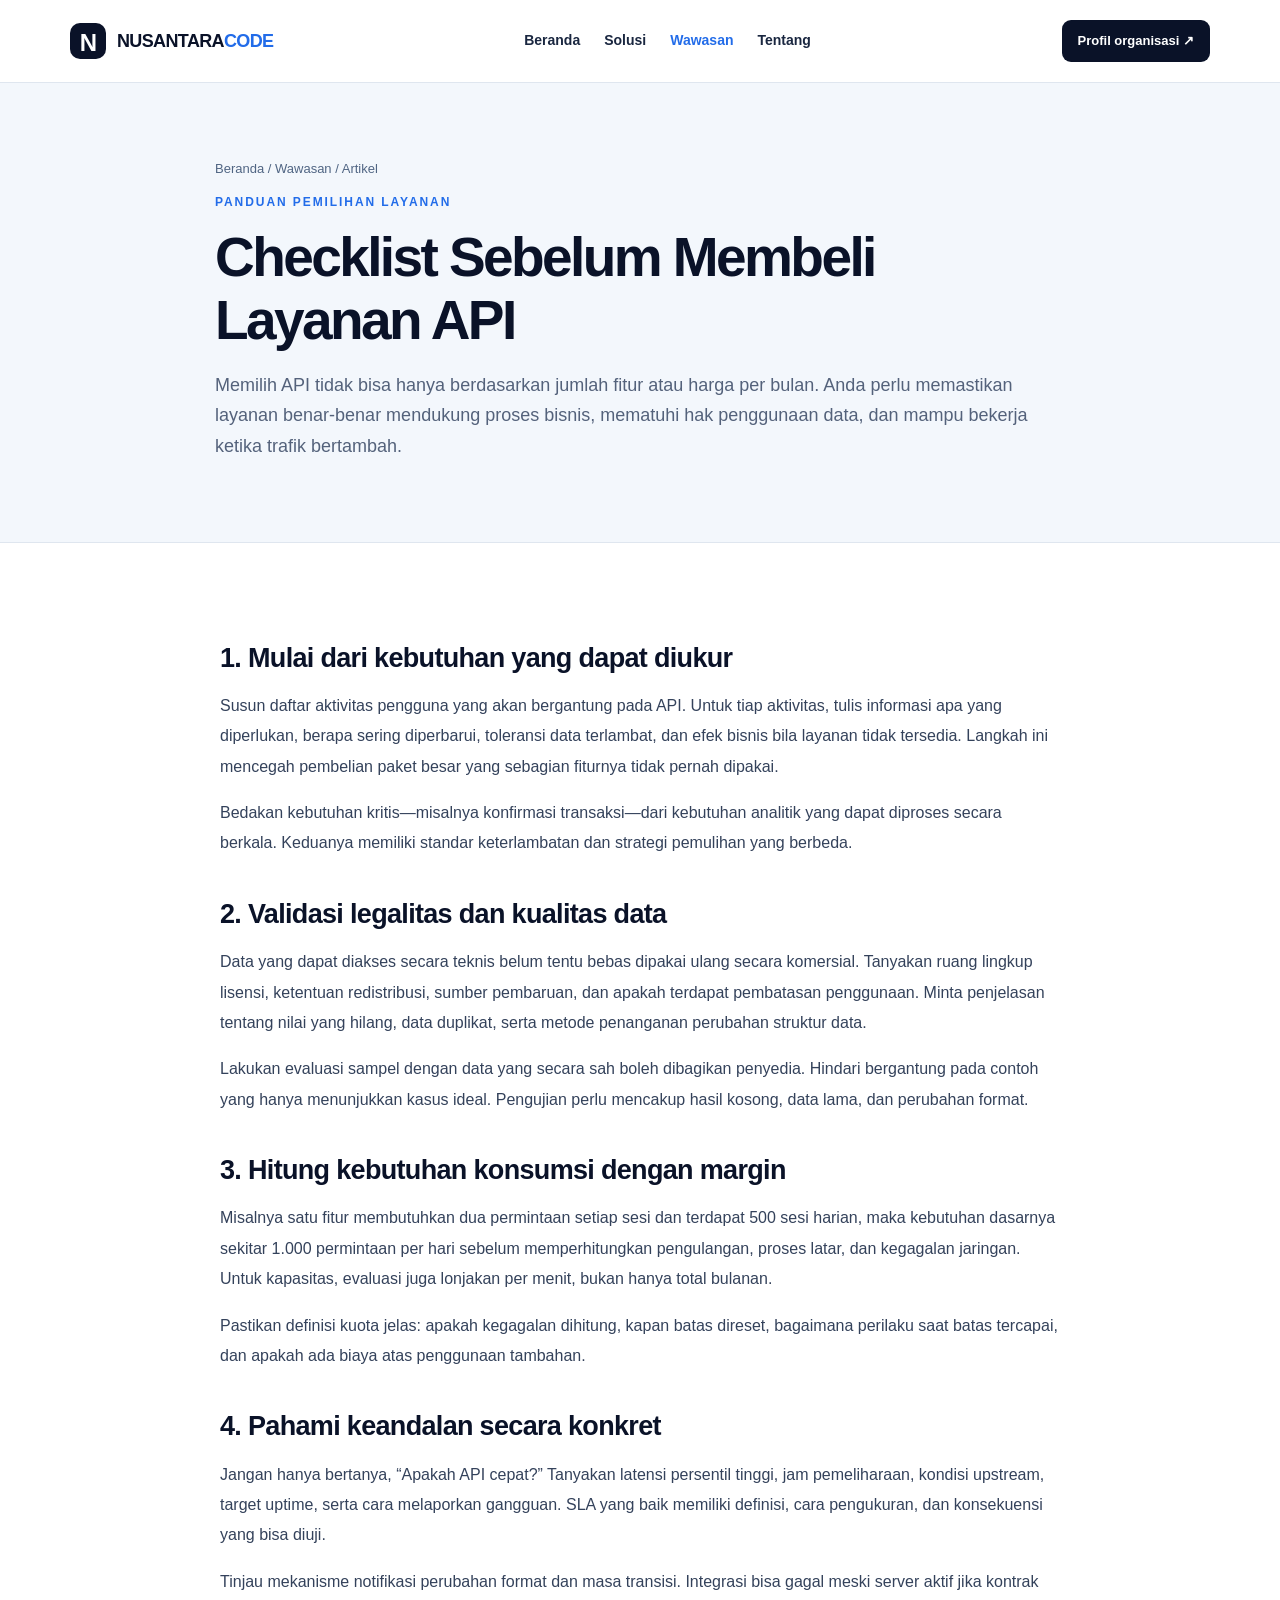
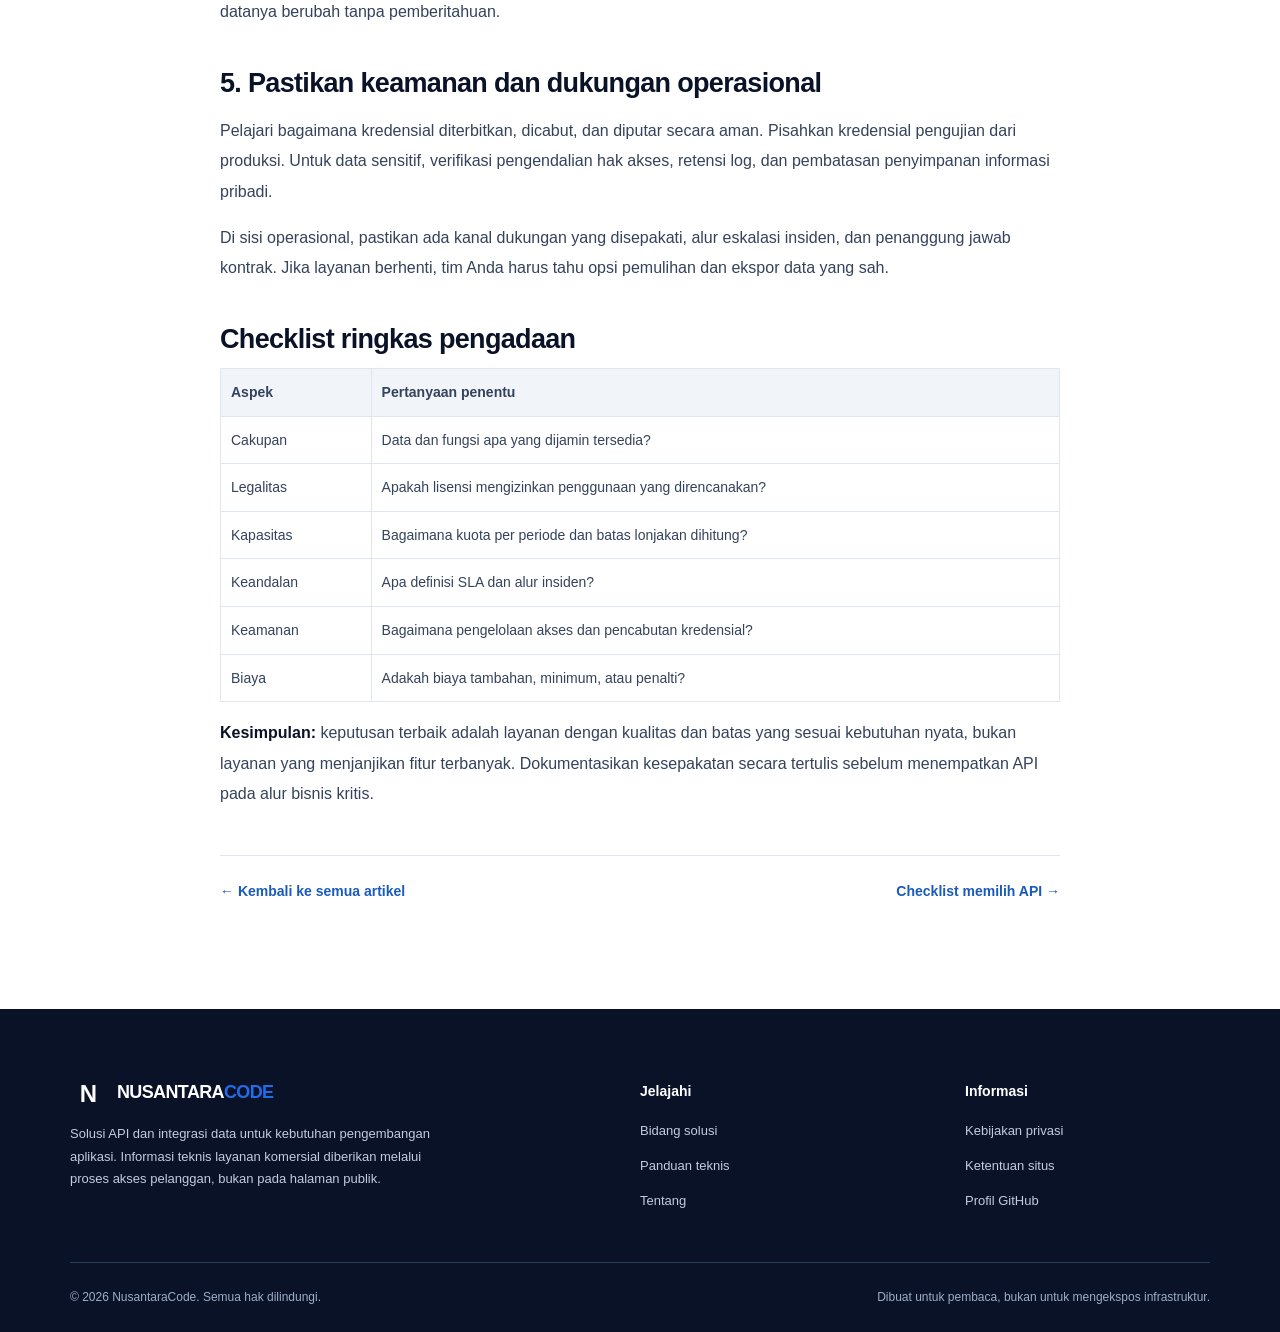
<file: panduan-memilih-api.html>
<!doctype html><html lang="id"><head><meta charset="utf-8"><meta name="viewport" content="width=device-width,initial-scale=1"><meta name="google-adsense-account" content="ca-pub-4738942492972260"><meta name="description" content="Panduan mengevaluasi kualitas data, hak penggunaan, SLA, kuota, dan model biaya layanan API sebelum memutuskan berlangganan."><meta name="robots" content="index,follow,max-image-preview:large"><meta name="theme-color" content="#0a1228"><link rel="canonical" href="https://nusantaracode.com/panduan-memilih-api.html"><link rel="stylesheet" href="/assets/styles.css"><title>Checklist Sebelum Membeli Layanan API | NusantaraCode</title><meta property="og:type" content="article"><meta property="og:title" content="Checklist Sebelum Membeli Layanan API"><meta property="og:description" content="Panduan mengevaluasi kualitas data, hak penggunaan, SLA, kuota, dan model biaya layanan API sebelum memutuskan berlangganan."><meta property="og:url" content="https://nusantaracode.com/panduan-memilih-api.html"></head><body><a class="skip" href="#content">Lewati ke konten</a><header class="site-header"><div class="container nav"><a class="brand" href="/"><span class="brand-mark">N</span><span>NUSANTARA<span class="brand-accent">CODE</span></span></a><nav aria-label="Navigasi utama"><a  href="/">Beranda</a><a href="/#solusi">Solusi</a><a aria-current="page" href="/#insight">Wawasan</a><a href="/#tentang">Tentang</a></nav><a class="nav-cta" href="https://github.com/Nusantaracode" target="_blank" rel="noopener noreferrer">Profil organisasi <span aria-hidden="true">↗</span></a></div></header><main id="content"><section class="article-hero"><div class="container"><div class="breadcrumb"><a href="/">Beranda</a> / <a href="/#insight">Wawasan</a> / Artikel</div><p class="section-kicker">PANDUAN PEMILIHAN LAYANAN</p><h1>Checklist Sebelum Membeli Layanan API</h1><p>Memilih API tidak bisa hanya berdasarkan jumlah fitur atau harga per bulan. Anda perlu memastikan layanan benar-benar mendukung proses bisnis, mematuhi hak penggunaan data, dan mampu bekerja ketika trafik bertambah.</p></div></section><article class="container reading-layout"><div class="prose"><h2>1. Mulai dari kebutuhan yang dapat diukur</h2><p>Susun daftar aktivitas pengguna yang akan bergantung pada API. Untuk tiap aktivitas, tulis informasi apa yang diperlukan, berapa sering diperbarui, toleransi data terlambat, dan efek bisnis bila layanan tidak tersedia. Langkah ini mencegah pembelian paket besar yang sebagian fiturnya tidak pernah dipakai.</p><p>Bedakan kebutuhan kritis—misalnya konfirmasi transaksi—dari kebutuhan analitik yang dapat diproses secara berkala. Keduanya memiliki standar keterlambatan dan strategi pemulihan yang berbeda.</p>
<h2>2. Validasi legalitas dan kualitas data</h2><p>Data yang dapat diakses secara teknis belum tentu bebas dipakai ulang secara komersial. Tanyakan ruang lingkup lisensi, ketentuan redistribusi, sumber pembaruan, dan apakah terdapat pembatasan penggunaan. Minta penjelasan tentang nilai yang hilang, data duplikat, serta metode penanganan perubahan struktur data.</p><p>Lakukan evaluasi sampel dengan data yang secara sah boleh dibagikan penyedia. Hindari bergantung pada contoh yang hanya menunjukkan kasus ideal. Pengujian perlu mencakup hasil kosong, data lama, dan perubahan format.</p>
<h2>3. Hitung kebutuhan konsumsi dengan margin</h2><p>Misalnya satu fitur membutuhkan dua permintaan setiap sesi dan terdapat 500 sesi harian, maka kebutuhan dasarnya sekitar 1.000 permintaan per hari sebelum memperhitungkan pengulangan, proses latar, dan kegagalan jaringan. Untuk kapasitas, evaluasi juga lonjakan per menit, bukan hanya total bulanan.</p><p>Pastikan definisi kuota jelas: apakah kegagalan dihitung, kapan batas direset, bagaimana perilaku saat batas tercapai, dan apakah ada biaya atas penggunaan tambahan.</p>
<h2>4. Pahami keandalan secara konkret</h2><p>Jangan hanya bertanya, “Apakah API cepat?” Tanyakan latensi persentil tinggi, jam pemeliharaan, kondisi upstream, target uptime, serta cara melaporkan gangguan. SLA yang baik memiliki definisi, cara pengukuran, dan konsekuensi yang bisa diuji.</p><p>Tinjau mekanisme notifikasi perubahan format dan masa transisi. Integrasi bisa gagal meski server aktif jika kontrak datanya berubah tanpa pemberitahuan.</p>
<h2>5. Pastikan keamanan dan dukungan operasional</h2><p>Pelajari bagaimana kredensial diterbitkan, dicabut, dan diputar secara aman. Pisahkan kredensial pengujian dari produksi. Untuk data sensitif, verifikasi pengendalian hak akses, retensi log, dan pembatasan penyimpanan informasi pribadi.</p><p>Di sisi operasional, pastikan ada kanal dukungan yang disepakati, alur eskalasi insiden, dan penanggung jawab kontrak. Jika layanan berhenti, tim Anda harus tahu opsi pemulihan dan ekspor data yang sah.</p>
<h2>Checklist ringkas pengadaan</h2><div class="table-scroll"><table><thead><tr><th>Aspek</th><th>Pertanyaan penentu</th></tr></thead><tbody><tr><td>Cakupan</td><td>Data dan fungsi apa yang dijamin tersedia?</td></tr><tr><td>Legalitas</td><td>Apakah lisensi mengizinkan penggunaan yang direncanakan?</td></tr><tr><td>Kapasitas</td><td>Bagaimana kuota per periode dan batas lonjakan dihitung?</td></tr><tr><td>Keandalan</td><td>Apa definisi SLA dan alur insiden?</td></tr><tr><td>Keamanan</td><td>Bagaimana pengelolaan akses dan pencabutan kredensial?</td></tr><tr><td>Biaya</td><td>Adakah biaya tambahan, minimum, atau penalti?</td></tr></tbody></table></div><p><strong>Kesimpulan:</strong> keputusan terbaik adalah layanan dengan kualitas dan batas yang sesuai kebutuhan nyata, bukan layanan yang menjanjikan fitur terbanyak. Dokumentasikan kesepakatan secara tertulis sebelum menempatkan API pada alur bisnis kritis.</p></div><div class="read-next"><a href="/#insight">← Kembali ke semua artikel</a><a href="/panduan-memilih-api.html">Checklist memilih API →</a></div></article></main><footer class="footer"><div class="container footer-grid"><div><a class="brand footer-brand" href="/"><span class="brand-mark">N</span><span>NUSANTARA<span class="brand-accent">CODE</span></span></a><p>Solusi API dan integrasi data untuk kebutuhan pengembangan aplikasi. Informasi teknis layanan komersial diberikan melalui proses akses pelanggan, bukan pada halaman publik.</p></div><div><strong>Jelajahi</strong><a href="/#solusi">Bidang solusi</a><a href="/#insight">Panduan teknis</a><a href="/#tentang">Tentang</a></div><div><strong>Informasi</strong><a href="/privacy.html">Kebijakan privasi</a><a href="/terms.html">Ketentuan situs</a><a href="https://github.com/Nusantaracode" target="_blank" rel="noopener noreferrer">Profil GitHub</a></div></div><div class="container footer-bottom"><span>© 2026 NusantaraCode. Semua hak dilindungi.</span><span>Dibuat untuk pembaca, bukan untuk mengekspos infrastruktur.</span></div></footer><script async src="https://pagead2.googlesyndication.com/pagead/js/adsbygoogle.js?client=ca-pub-4738942492972260" crossorigin="anonymous"></script></body></html>
</file>
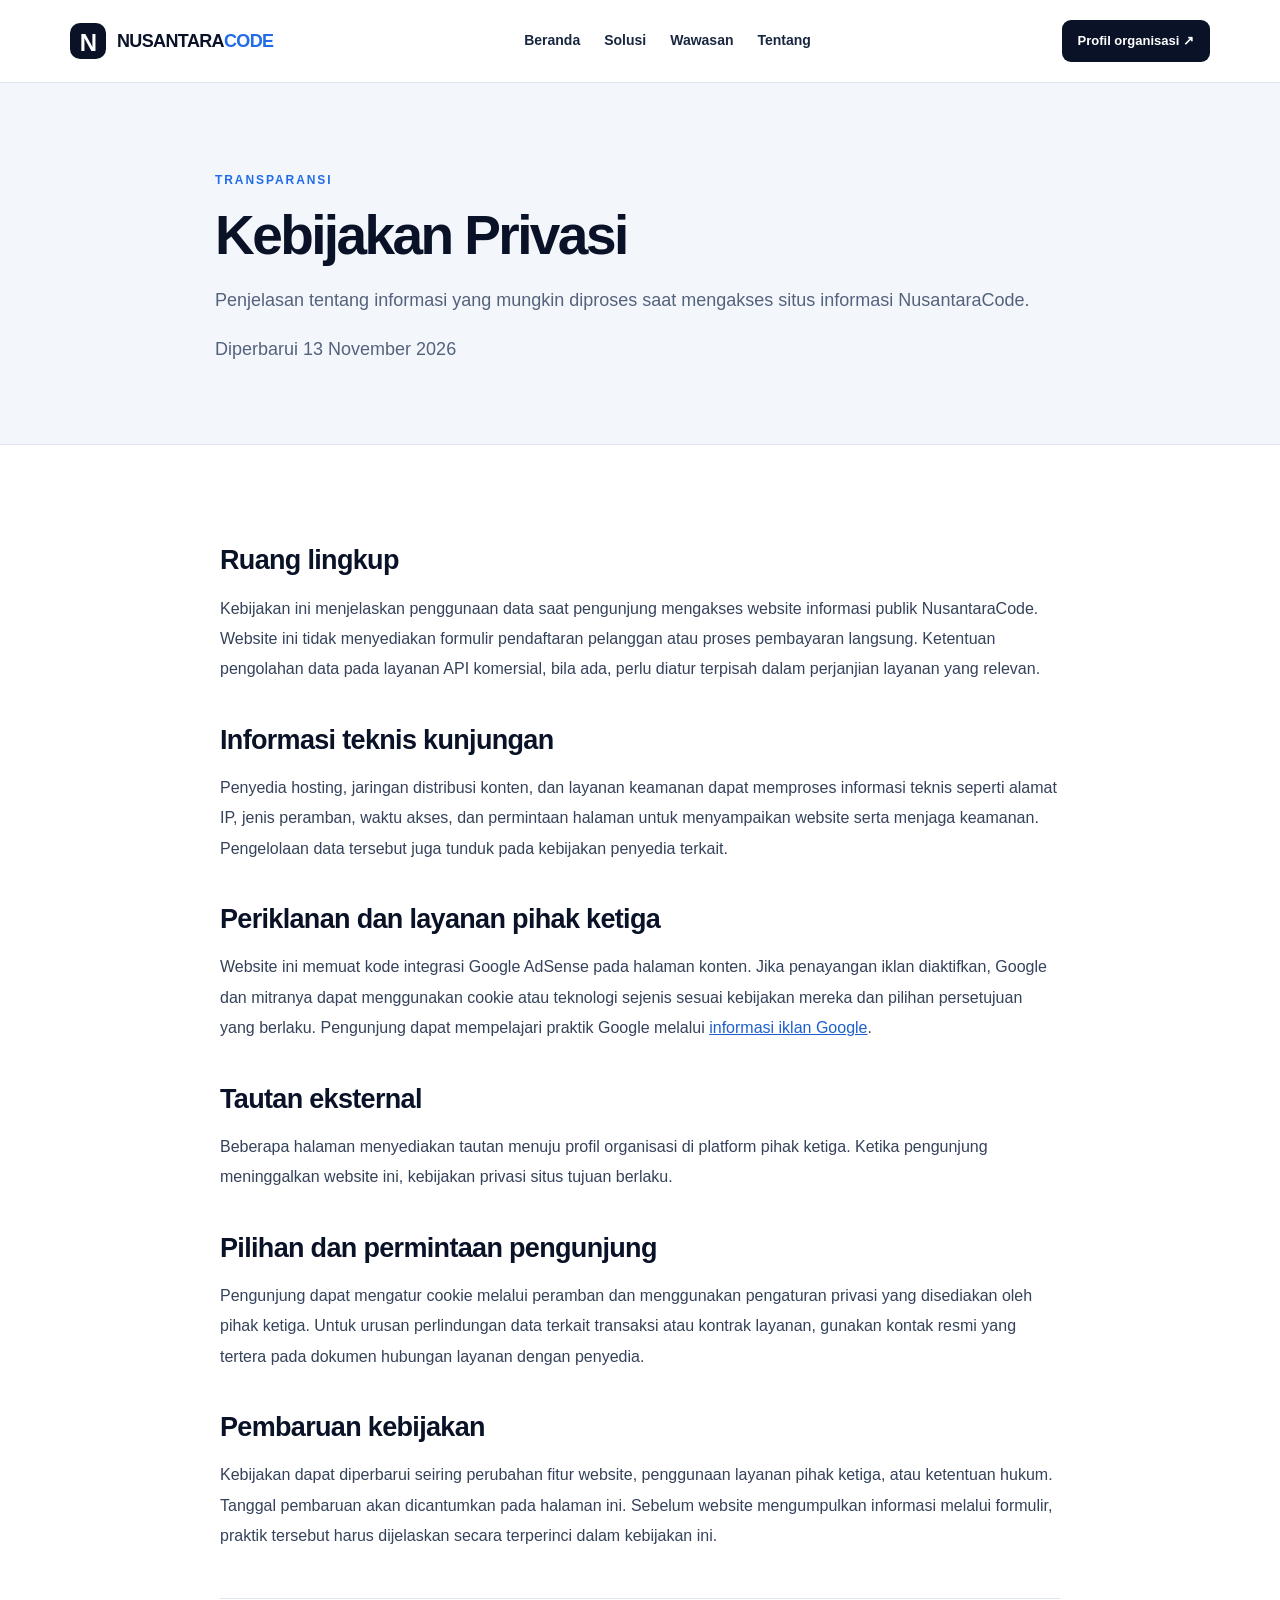
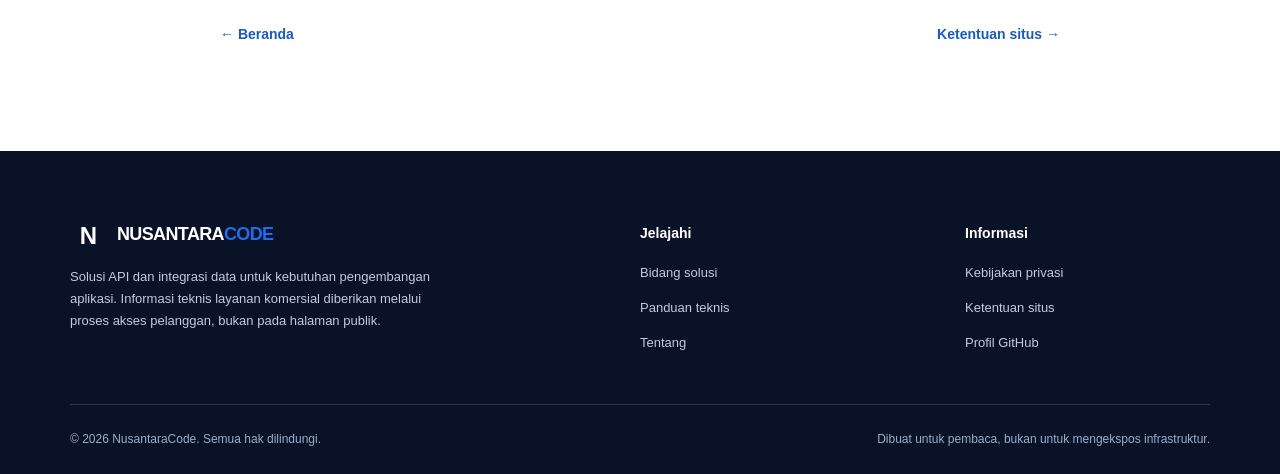
<file: privacy.html>
<!doctype html><html lang="id"><head><meta charset="utf-8"><meta name="viewport" content="width=device-width,initial-scale=1"><meta name="google-adsense-account" content="ca-pub-4738942492972260"><meta name="description" content="Informasi mengenai data yang mungkin diproses ketika mengunjungi situs NusantaraCode dan layanan pihak ketiga yang digunakan."><meta name="robots" content="index,follow,max-image-preview:large"><meta name="theme-color" content="#0a1228"><link rel="canonical" href="https://nusantaracode.com/privacy.html"><link rel="stylesheet" href="/assets/styles.css"><title>Kebijakan Privasi | NusantaraCode</title><meta property="og:type" content="website"><meta property="og:title" content="Kebijakan Privasi"><meta property="og:description" content="Informasi mengenai data yang mungkin diproses ketika mengunjungi situs NusantaraCode dan layanan pihak ketiga yang digunakan."><meta property="og:url" content="https://nusantaracode.com/privacy.html"></head><body><a class="skip" href="#content">Lewati ke konten</a><header class="site-header"><div class="container nav"><a class="brand" href="/"><span class="brand-mark">N</span><span>NUSANTARA<span class="brand-accent">CODE</span></span></a><nav aria-label="Navigasi utama"><a  href="/">Beranda</a><a href="/#solusi">Solusi</a><a  href="/#insight">Wawasan</a><a href="/#tentang">Tentang</a></nav><a class="nav-cta" href="https://github.com/Nusantaracode" target="_blank" rel="noopener noreferrer">Profil organisasi <span aria-hidden="true">↗</span></a></div></header><main id="content"><section class="article-hero"><div class="container"><p class="section-kicker">TRANSPARANSI</p><h1>Kebijakan Privasi</h1><p>Penjelasan tentang informasi yang mungkin diproses saat mengakses situs informasi NusantaraCode.</p><p class="legal-meta">Diperbarui 13 November 2026</p></div></section><article class="container reading-layout"><div class="prose"><h2>Ruang lingkup</h2><p>Kebijakan ini menjelaskan penggunaan data saat pengunjung mengakses website informasi publik NusantaraCode. Website ini tidak menyediakan formulir pendaftaran pelanggan atau proses pembayaran langsung. Ketentuan pengolahan data pada layanan API komersial, bila ada, perlu diatur terpisah dalam perjanjian layanan yang relevan.</p><h2>Informasi teknis kunjungan</h2><p>Penyedia hosting, jaringan distribusi konten, dan layanan keamanan dapat memproses informasi teknis seperti alamat IP, jenis peramban, waktu akses, dan permintaan halaman untuk menyampaikan website serta menjaga keamanan. Pengelolaan data tersebut juga tunduk pada kebijakan penyedia terkait.</p><h2>Periklanan dan layanan pihak ketiga</h2><p>Website ini memuat kode integrasi Google AdSense pada halaman konten. Jika penayangan iklan diaktifkan, Google dan mitranya dapat menggunakan cookie atau teknologi sejenis sesuai kebijakan mereka dan pilihan persetujuan yang berlaku. Pengunjung dapat mempelajari praktik Google melalui <a href="https://policies.google.com/technologies/ads" target="_blank" rel="noopener noreferrer">informasi iklan Google</a>.</p><h2>Tautan eksternal</h2><p>Beberapa halaman menyediakan tautan menuju profil organisasi di platform pihak ketiga. Ketika pengunjung meninggalkan website ini, kebijakan privasi situs tujuan berlaku.</p><h2>Pilihan dan permintaan pengunjung</h2><p>Pengunjung dapat mengatur cookie melalui peramban dan menggunakan pengaturan privasi yang disediakan oleh pihak ketiga. Untuk urusan perlindungan data terkait transaksi atau kontrak layanan, gunakan kontak resmi yang tertera pada dokumen hubungan layanan dengan penyedia.</p><h2>Pembaruan kebijakan</h2><p>Kebijakan dapat diperbarui seiring perubahan fitur website, penggunaan layanan pihak ketiga, atau ketentuan hukum. Tanggal pembaruan akan dicantumkan pada halaman ini. Sebelum website mengumpulkan informasi melalui formulir, praktik tersebut harus dijelaskan secara terperinci dalam kebijakan ini.</p></div><div class="read-next"><a href="/">← Beranda</a><a href="/terms.html">Ketentuan situs →</a></div></article></main><footer class="footer"><div class="container footer-grid"><div><a class="brand footer-brand" href="/"><span class="brand-mark">N</span><span>NUSANTARA<span class="brand-accent">CODE</span></span></a><p>Solusi API dan integrasi data untuk kebutuhan pengembangan aplikasi. Informasi teknis layanan komersial diberikan melalui proses akses pelanggan, bukan pada halaman publik.</p></div><div><strong>Jelajahi</strong><a href="/#solusi">Bidang solusi</a><a href="/#insight">Panduan teknis</a><a href="/#tentang">Tentang</a></div><div><strong>Informasi</strong><a href="/privacy.html">Kebijakan privasi</a><a href="/terms.html">Ketentuan situs</a><a href="https://github.com/Nusantaracode" target="_blank" rel="noopener noreferrer">Profil GitHub</a></div></div><div class="container footer-bottom"><span>© 2026 NusantaraCode. Semua hak dilindungi.</span><span>Dibuat untuk pembaca, bukan untuk mengekspos infrastruktur.</span></div></footer></body></html>
</file>
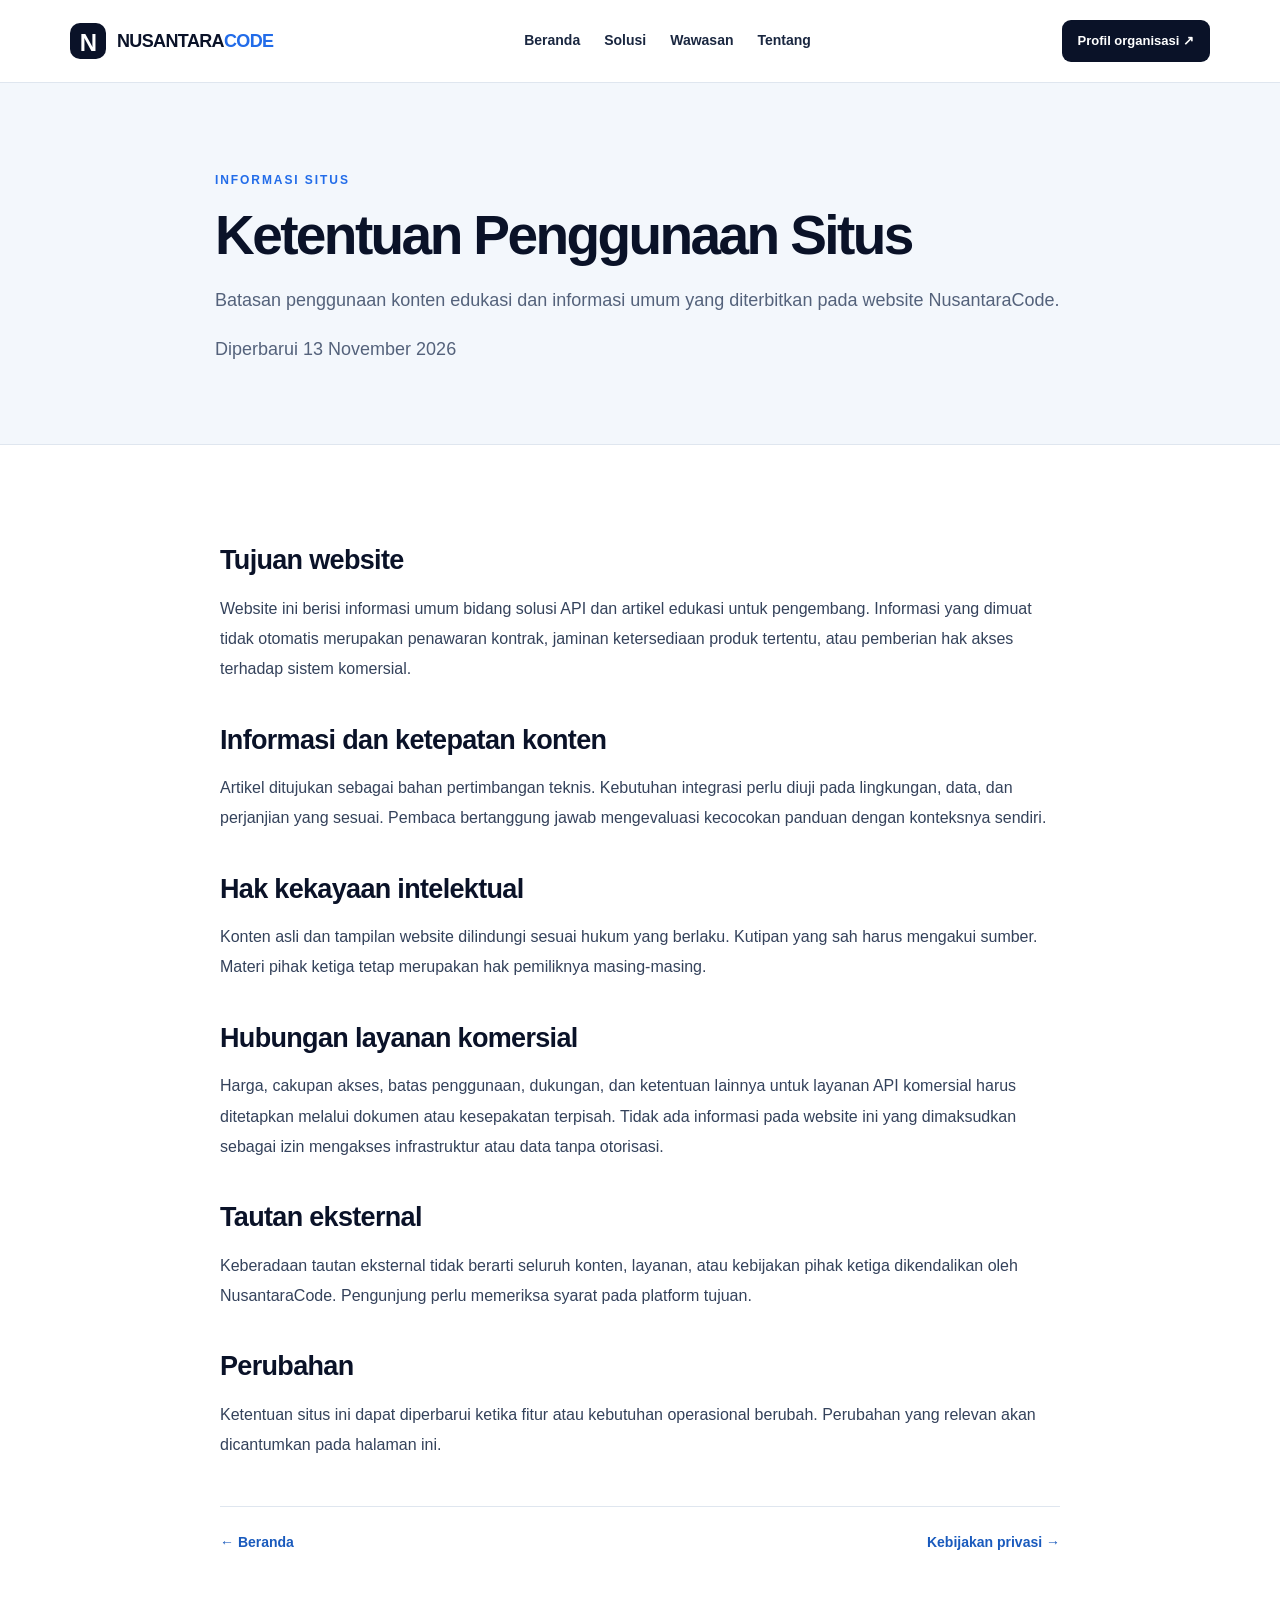
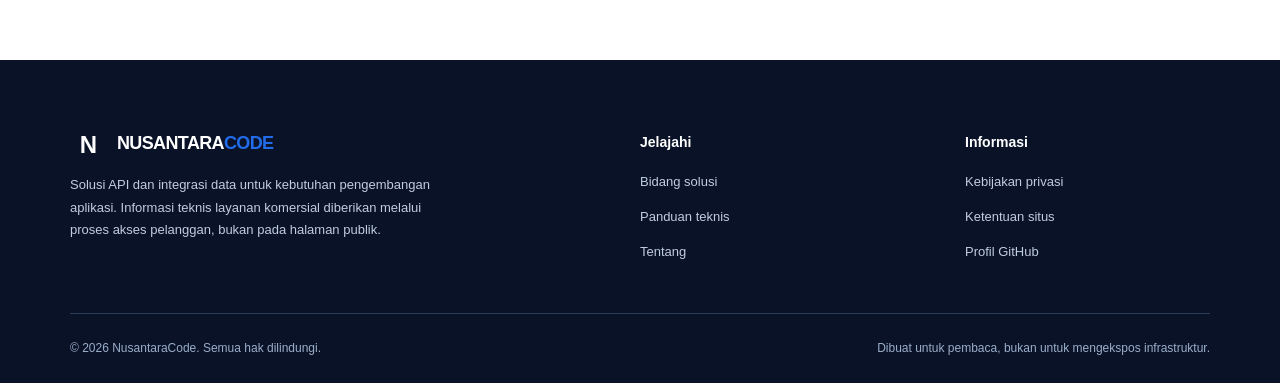
<file: terms.html>
<!doctype html><html lang="id"><head><meta charset="utf-8"><meta name="viewport" content="width=device-width,initial-scale=1"><meta name="google-adsense-account" content="ca-pub-4738942492972260"><meta name="description" content="Ketentuan penggunaan konten informasi dan panduan teknis yang diterbitkan di website NusantaraCode."><meta name="robots" content="index,follow,max-image-preview:large"><meta name="theme-color" content="#0a1228"><link rel="canonical" href="https://nusantaracode.com/terms.html"><link rel="stylesheet" href="/assets/styles.css"><title>Ketentuan Penggunaan Situs | NusantaraCode</title><meta property="og:type" content="website"><meta property="og:title" content="Ketentuan Penggunaan Situs"><meta property="og:description" content="Ketentuan penggunaan konten informasi dan panduan teknis yang diterbitkan di website NusantaraCode."><meta property="og:url" content="https://nusantaracode.com/terms.html"></head><body><a class="skip" href="#content">Lewati ke konten</a><header class="site-header"><div class="container nav"><a class="brand" href="/"><span class="brand-mark">N</span><span>NUSANTARA<span class="brand-accent">CODE</span></span></a><nav aria-label="Navigasi utama"><a  href="/">Beranda</a><a href="/#solusi">Solusi</a><a  href="/#insight">Wawasan</a><a href="/#tentang">Tentang</a></nav><a class="nav-cta" href="https://github.com/Nusantaracode" target="_blank" rel="noopener noreferrer">Profil organisasi <span aria-hidden="true">↗</span></a></div></header><main id="content"><section class="article-hero"><div class="container"><p class="section-kicker">INFORMASI SITUS</p><h1>Ketentuan Penggunaan Situs</h1><p>Batasan penggunaan konten edukasi dan informasi umum yang diterbitkan pada website NusantaraCode.</p><p class="legal-meta">Diperbarui 13 November 2026</p></div></section><article class="container reading-layout"><div class="prose"><h2>Tujuan website</h2><p>Website ini berisi informasi umum bidang solusi API dan artikel edukasi untuk pengembang. Informasi yang dimuat tidak otomatis merupakan penawaran kontrak, jaminan ketersediaan produk tertentu, atau pemberian hak akses terhadap sistem komersial.</p><h2>Informasi dan ketepatan konten</h2><p>Artikel ditujukan sebagai bahan pertimbangan teknis. Kebutuhan integrasi perlu diuji pada lingkungan, data, dan perjanjian yang sesuai. Pembaca bertanggung jawab mengevaluasi kecocokan panduan dengan konteksnya sendiri.</p><h2>Hak kekayaan intelektual</h2><p>Konten asli dan tampilan website dilindungi sesuai hukum yang berlaku. Kutipan yang sah harus mengakui sumber. Materi pihak ketiga tetap merupakan hak pemiliknya masing-masing.</p><h2>Hubungan layanan komersial</h2><p>Harga, cakupan akses, batas penggunaan, dukungan, dan ketentuan lainnya untuk layanan API komersial harus ditetapkan melalui dokumen atau kesepakatan terpisah. Tidak ada informasi pada website ini yang dimaksudkan sebagai izin mengakses infrastruktur atau data tanpa otorisasi.</p><h2>Tautan eksternal</h2><p>Keberadaan tautan eksternal tidak berarti seluruh konten, layanan, atau kebijakan pihak ketiga dikendalikan oleh NusantaraCode. Pengunjung perlu memeriksa syarat pada platform tujuan.</p><h2>Perubahan</h2><p>Ketentuan situs ini dapat diperbarui ketika fitur atau kebutuhan operasional berubah. Perubahan yang relevan akan dicantumkan pada halaman ini.</p></div><div class="read-next"><a href="/">← Beranda</a><a href="/privacy.html">Kebijakan privasi →</a></div></article></main><footer class="footer"><div class="container footer-grid"><div><a class="brand footer-brand" href="/"><span class="brand-mark">N</span><span>NUSANTARA<span class="brand-accent">CODE</span></span></a><p>Solusi API dan integrasi data untuk kebutuhan pengembangan aplikasi. Informasi teknis layanan komersial diberikan melalui proses akses pelanggan, bukan pada halaman publik.</p></div><div><strong>Jelajahi</strong><a href="/#solusi">Bidang solusi</a><a href="/#insight">Panduan teknis</a><a href="/#tentang">Tentang</a></div><div><strong>Informasi</strong><a href="/privacy.html">Kebijakan privasi</a><a href="/terms.html">Ketentuan situs</a><a href="https://github.com/Nusantaracode" target="_blank" rel="noopener noreferrer">Profil GitHub</a></div></div><div class="container footer-bottom"><span>© 2026 NusantaraCode. Semua hak dilindungi.</span><span>Dibuat untuk pembaca, bukan untuk mengekspos infrastruktur.</span></div></footer></body></html>
</file>
<file: assets/styles.css>
:root{--bg:#f8fafc;--navy:#0a1228;--ink:#1a2740;--muted:#54627b;--line:#dfe6ef;--accent:#226ce9;--soft:#eaf2ff;--white:#fff}*{box-sizing:border-box}html{scroll-behavior:smooth}body{margin:0;font-family:Inter,ui-sans-serif,-apple-system,BlinkMacSystemFont,"Segoe UI",sans-serif;color:var(--ink);background:var(--white);line-height:1.7}a{color:inherit;text-decoration:none}a:hover{color:var(--accent)}a:focus-visible{outline:3px solid #f9ac26;outline-offset:4px}.skip{position:absolute;left:-9999px;top:auto}.skip:focus{left:12px;top:12px;background:white;padding:8px;z-index:99}.container{width:min(1140px,calc(100% - 48px));margin:0 auto}.site-header{position:sticky;top:0;z-index:20;background:rgba(255,255,255,.96);border-bottom:1px solid var(--line);backdrop-filter:blur(12px)}.nav{min-height:82px;display:flex;align-items:center;justify-content:space-between;gap:26px}.brand{display:inline-flex;align-items:center;gap:11px;font-size:18px;font-weight:900;letter-spacing:-.035em;color:var(--navy);white-space:nowrap}.brand-mark{display:grid;place-items:center;background:var(--navy);color:white;border-radius:10px;width:36px;height:36px;font-size:24px}.brand-accent{color:var(--accent)}.nav nav{display:flex;gap:24px;font-size:14px;font-weight:650}.nav nav a[aria-current]{color:var(--accent)}.nav-cta{background:var(--navy);color:white;padding:10px 16px;border-radius:9px;font-weight:700;font-size:13px;white-space:nowrap}.nav-cta:hover{color:white;background:#233657}.hero{background:radial-gradient(ellipse at 85% 20%,rgba(65,121,237,.17),transparent 48%),linear-gradient(160deg,#0a1228,#14294a);color:white;padding:92px 0 100px}.hero-grid{display:grid;grid-template-columns:1.23fr .77fr;gap:70px;align-items:center}.eyebrow,.section-kicker{font-size:12px;font-weight:900;letter-spacing:.16em;color:var(--accent);text-transform:uppercase}.eyebrow{color:#9ac4ff;display:flex;gap:9px;align-items:center}.dot,.status-dot{width:8px;height:8px;border-radius:50%;display:inline-block;background:#70d5b0}.hero h1{font-size:clamp(40px,5vw,68px);line-height:1.11;letter-spacing:-.055em;margin:18px 0 24px}.hero h1 span{color:#8db8ff}.lede{color:#cad7eb;font-size:18px;max-width:680px}.hero-actions{display:flex;gap:12px;flex-wrap:wrap;margin-top:32px}.btn{display:inline-flex;align-items:center;gap:14px;border-radius:10px;padding:13px 20px;font-weight:750;font-size:14px}.btn.primary{background:#3f82f9;color:white}.btn.primary:hover{background:#1b60dc;color:white}.btn.secondary{border:1px solid #6c83a6;color:white}.btn.secondary:hover{background:#1d375a}.hero-note{font-size:12px;color:#a3b6d1;margin-top:25px}.hero-panel{border:1px solid #496384;border-radius:20px;background:rgba(255,255,255,.06);padding:26px;box-shadow:0 22px 70px rgba(0,0,0,.17)}.panel-label{display:flex;gap:10px;align-items:center;color:#c5d9f3;font-size:13px;font-weight:700}.diagram{padding:28px 0;display:flex;align-items:center;flex-direction:column}.diagram-node{min-width:84%;padding:15px 20px;border:1px solid #5f7fa3;text-align:center;border-radius:11px;background:#1b3456;font-weight:700;font-size:14px}.diagram-node.emphasis{background:#2d68b4;border-color:#69a5ff}.diagram-arrow{color:#91b2df;font-size:23px;line-height:1.5}.panel-foot{display:flex;flex-wrap:wrap;gap:10px;justify-content:space-between;color:#b4c8e3;border-top:1px solid #3f5572;padding-top:15px;font-size:11px}.section{padding:98px 0}.section.muted{background:var(--bg)}.section-heading{display:flex;align-items:end;justify-content:space-between;gap:40px;margin-bottom:34px}.section h2,.bottom-cta h2{font-size:clamp(30px,3.4vw,46px);line-height:1.2;letter-spacing:-.04em;color:var(--navy);margin:10px 0 20px}.section-heading h2{max-width:620px}.section-heading p{max-width:415px;color:var(--muted)}.card-grid{display:grid;grid-template-columns:repeat(3,minmax(0,1fr));gap:19px}.card{border:1px solid var(--line);border-radius:17px;padding:29px;background:white}.card-number,.article-type{letter-spacing:.09em;font-size:11px;font-weight:850;color:var(--accent)}.card-symbol{font-size:38px;color:var(--accent);margin:18px 0 8px}.card h3,.article-card h3{color:var(--navy);font-size:21px;line-height:1.35;letter-spacing:-.02em;margin:8px 0 14px}.card p,.article-card p,.about-grid p{color:var(--muted)}.card ul{padding-left:19px;color:#42536d;font-size:13px;line-height:2}.note-box{padding:15px 19px;background:#f1f6ff;border-left:3px solid #407de4;color:#3d5679;font-size:13px;margin:24px 0 0}.two-col,.about-grid{display:grid;grid-template-columns:1fr 1fr;gap:90px}.body-large{color:var(--muted);font-size:18px}.step-list>div{display:flex;gap:24px;padding:20px 0;border-bottom:1px solid #dce3ec}.step-list span{font-weight:900;color:var(--accent);font-size:15px}.step-list h3{margin:0 0 7px;color:var(--navy)}.step-list p{margin:0;color:var(--muted)}.article-card{background:#f8fafc;border:1px solid var(--line);padding:30px;border-radius:16px;display:flex;flex-direction:column}.article-card h3{font-size:22px}.article-card>p:nth-of-type(2){flex:1}.text-link{color:#195abd;font-weight:850;font-size:14px;display:inline-flex;align-items:center;gap:10px}.about-grid>div:last-child{padding-top:16px}.bottom-cta{text-align:center;background:#eaf2ff;padding:85px 0}.bottom-cta h2{max-width:780px;margin:8px auto}.bottom-cta p:not(.section-kicker){max-width:700px;margin:0 auto 26px;color:var(--muted)}.footer{background:var(--navy);color:#c0cce0;padding:65px 0 24px}.footer-grid{display:grid;grid-template-columns:2fr 1fr 1fr;gap:80px}.footer-brand{color:white}.footer p{max-width:380px;font-size:13px}.footer-grid>div:not(:first-child){display:flex;flex-direction:column;gap:13px;font-size:13px}.footer strong{color:white;font-size:14px;margin:6px 0 3px}.footer a:hover{color:#89b6ff}.footer-bottom{display:flex;justify-content:space-between;gap:20px;border-top:1px solid #2a3d58;padding-top:24px;margin-top:50px;font-size:12px;color:#9baec9}.article-hero{background:#f3f7fc;border-bottom:1px solid var(--line);padding:75px 0 62px}.article-hero .container{max-width:850px}.article-hero h1{font-size:clamp(35px,4.4vw,55px);letter-spacing:-.047em;line-height:1.14;color:var(--navy);margin:14px 0}.article-hero p:not(.section-kicker){font-size:18px;color:var(--muted)}.breadcrumb{font-size:13px;color:#506583}.reading-layout{max-width:840px;margin:0 auto;padding:60px 0 105px}.prose{font-size:16px;line-height:1.9;color:#34425b}.prose h2{font-size:27px;letter-spacing:-.025em;color:var(--navy);line-height:1.27;margin:38px 0 12px}.prose h3{color:var(--navy);margin-top:25px}.prose ul,.prose ol{padding-left:24px}.prose li{margin:11px 0}.prose strong{color:var(--navy)}.prose a{text-decoration:underline;color:#1d60cd}.prose blockquote{margin:26px 0;background:#f2f7ff;padding:15px 24px;border-left:3px solid #3476d7}.read-next{border-top:1px solid var(--line);margin-top:46px;padding-top:24px;display:flex;justify-content:space-between;gap:16px;flex-wrap:wrap;font-size:14px}.read-next a{font-weight:800;color:#195abd}.legal-meta{font-size:13px;color:#52617b}.table-scroll{overflow-x:auto}.prose table{width:100%;border-collapse:collapse;font-size:14px}.prose th,.prose td{border:1px solid var(--line);padding:10px;text-align:left}.prose th{background:#f1f5fa}@media(max-width:1000px){.nav nav{gap:12px}.hero-grid{gap:32px}.hero h1{font-size:48px}.two-col,.about-grid{gap:38px}}@media(max-width:760px){.container{width:min(100% - 34px,1140px)}.nav{flex-wrap:wrap;padding:13px 0;gap:12px}.nav nav{order:3;width:100%;justify-content:space-between;font-size:12px;gap:8px}.nav-cta{font-size:12px;padding:8px 10px}.brand{font-size:15px}.hero{padding:56px 0 70px}.hero-grid,.two-col,.about-grid{grid-template-columns:1fr;gap:25px}.hero h1{font-size:clamp(38px,10vw,52px)}.section{padding:70px 0}.section-heading{display:block}.card-grid{grid-template-columns:1fr}.footer-grid{grid-template-columns:1fr 1fr;gap:30px}.footer-grid>div:first-child{grid-column:1 / -1}.footer-bottom{flex-direction:column}.article-hero{padding:45px 0}.reading-layout{width:calc(100% - 36px);padding:36px 0 76px}.prose{font-size:15px}}
</file>
